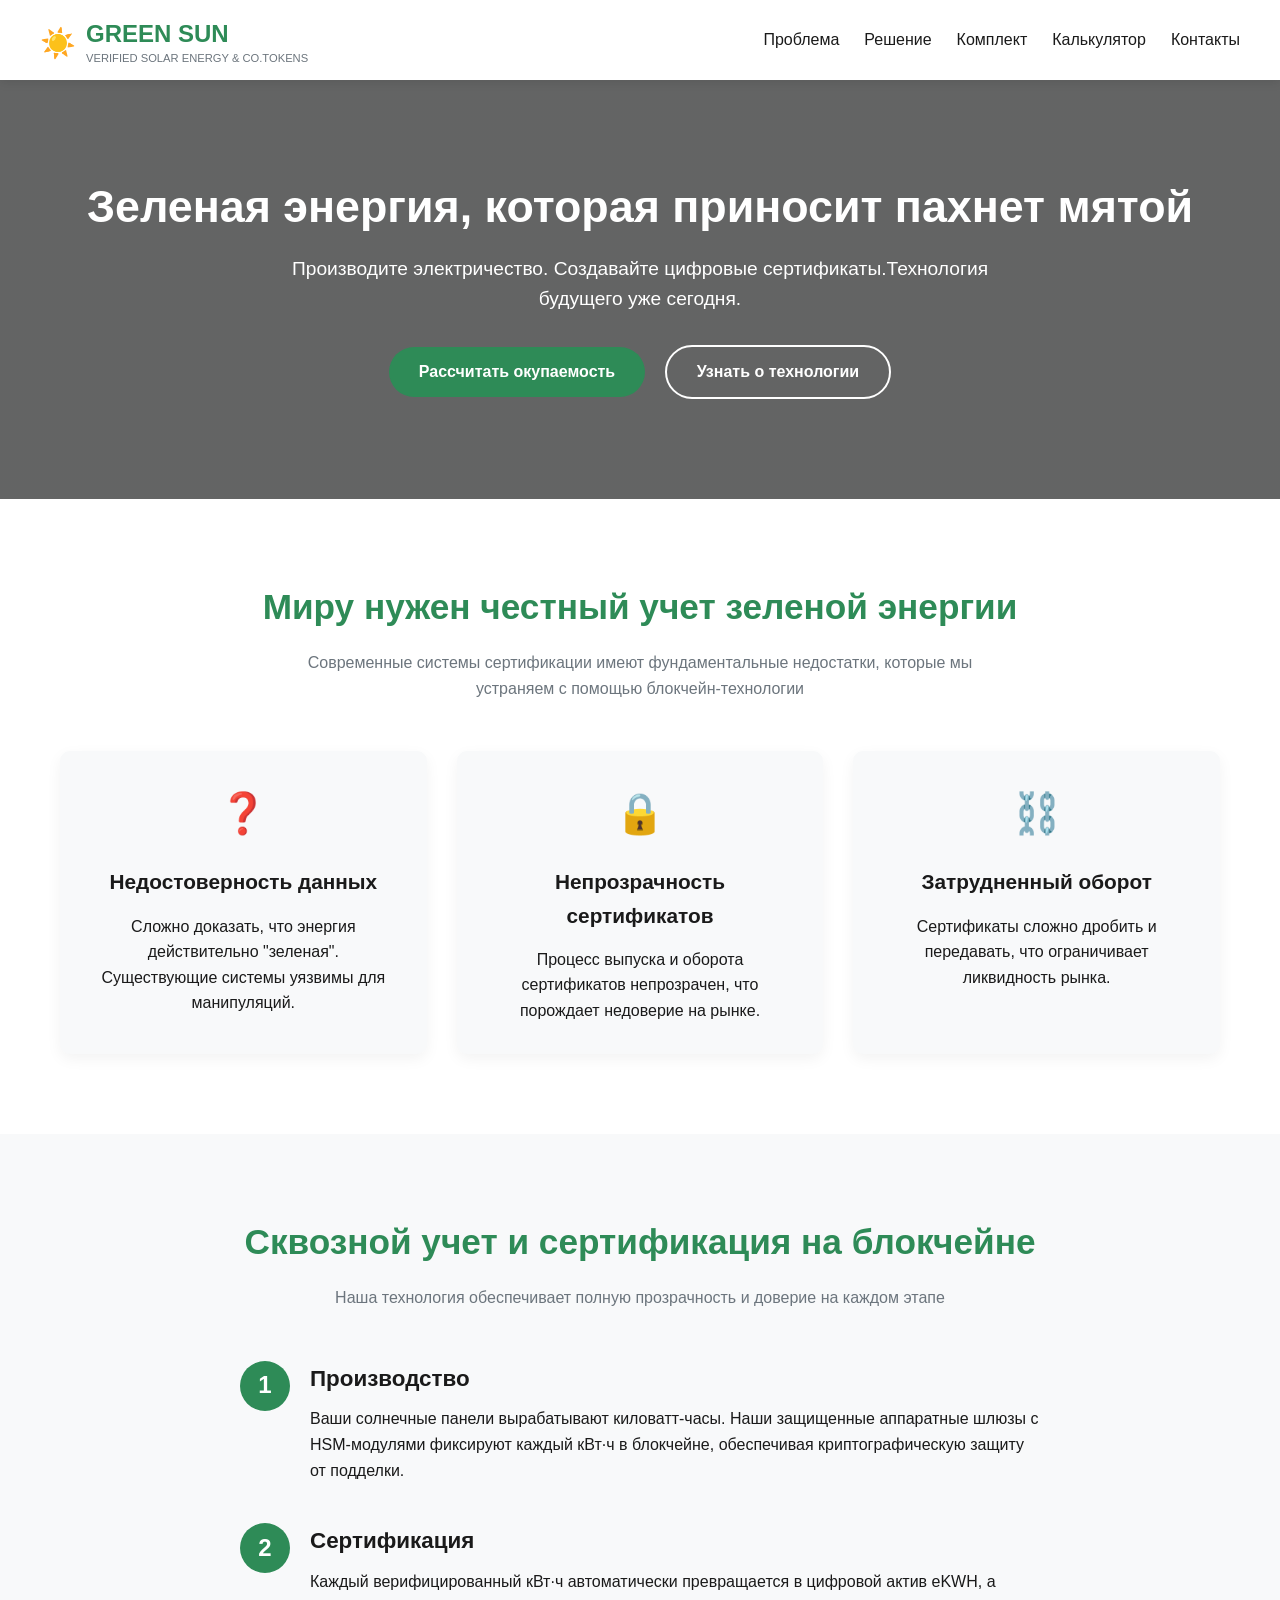
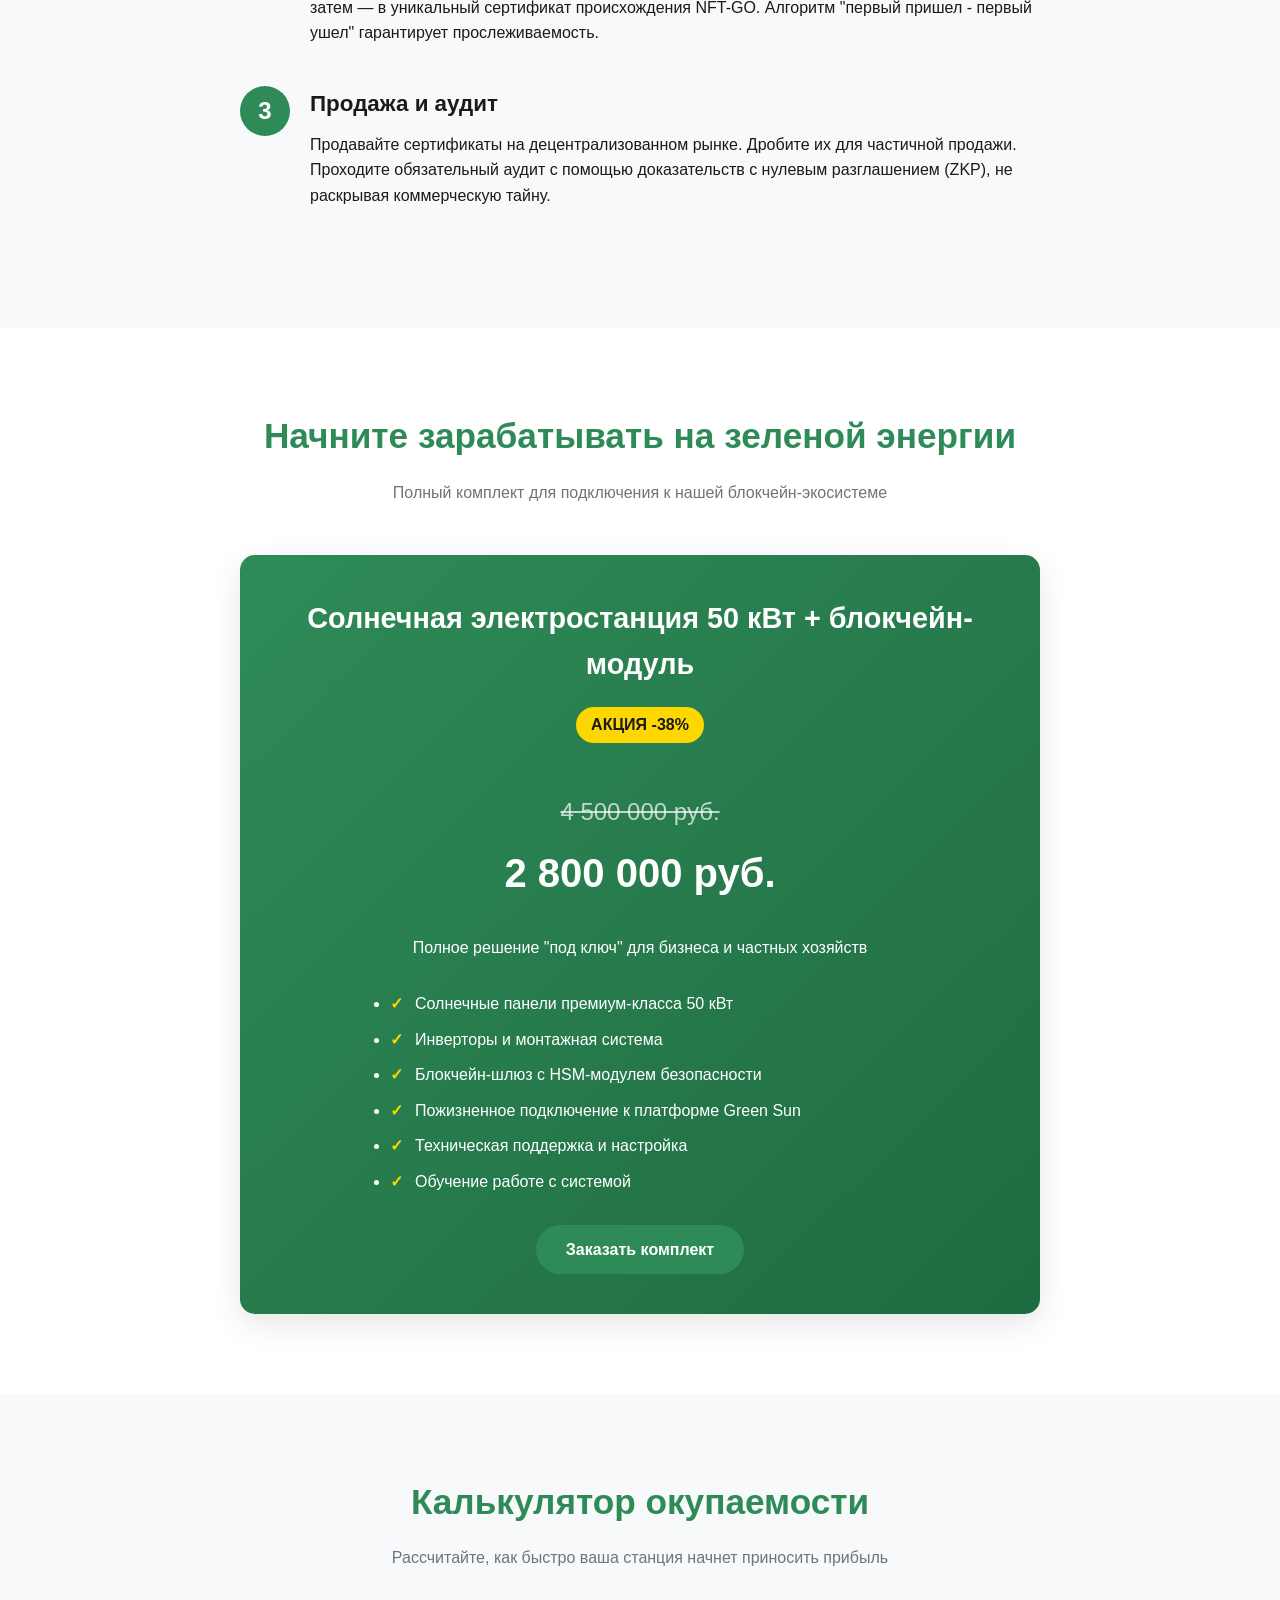
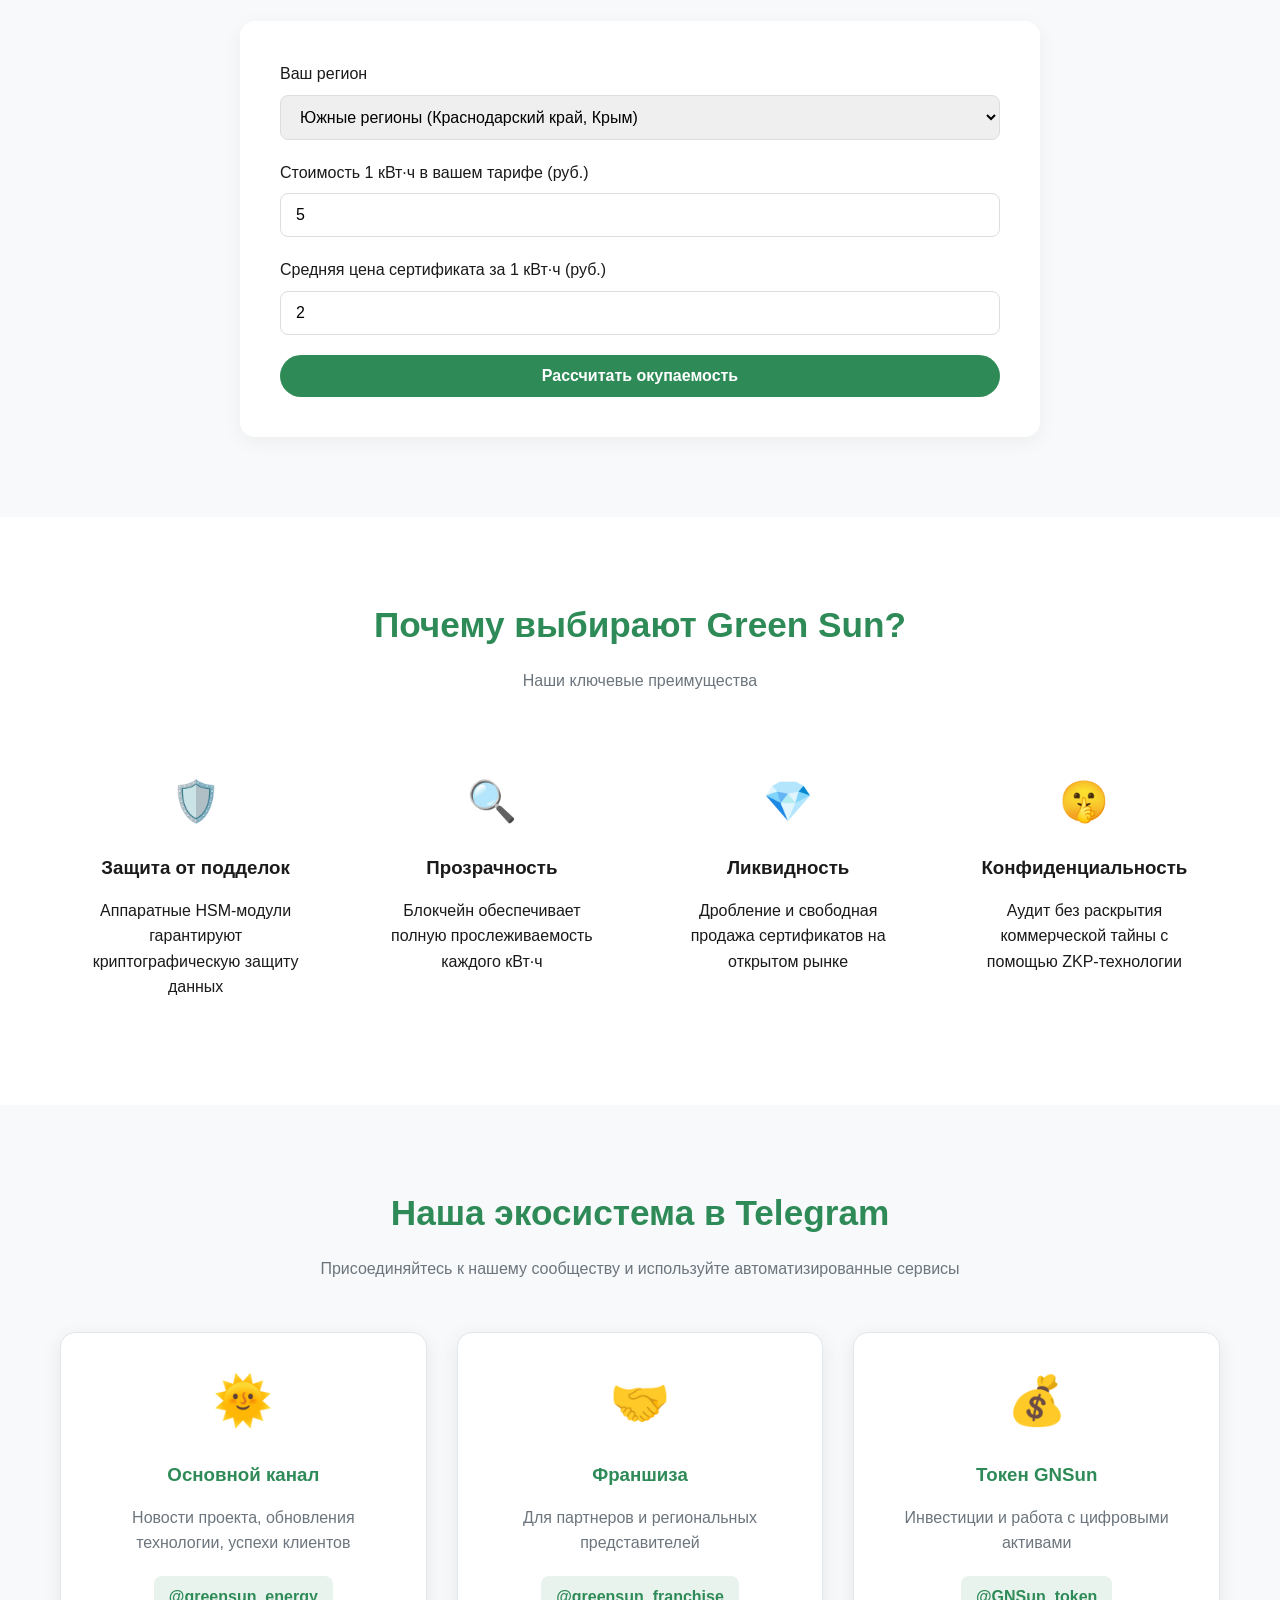
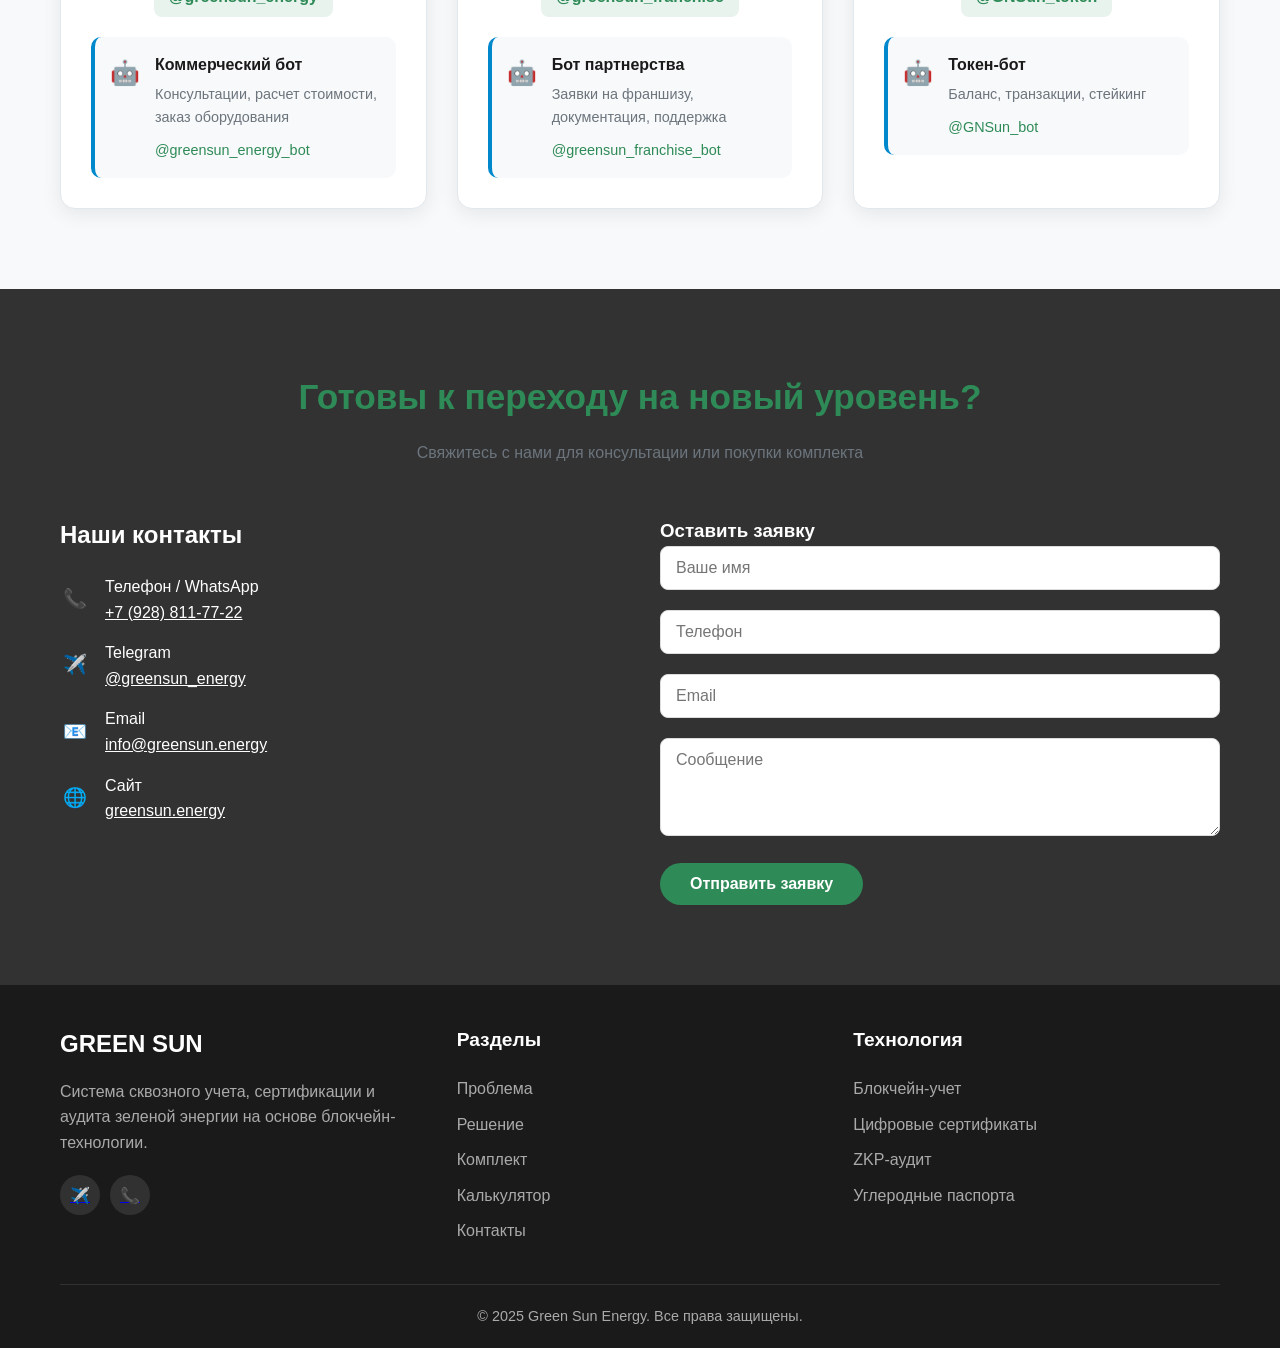
<file: index.html>
<!DOCTYPE html>
<html lang="ru">
<head>
    <meta charset="UTF-8">
    <meta name="viewport" content="width=device-width, initial-scale=1.0">
    <title>Green Sun Energy - Зеленая энергия с блокчейн-учетом</title>
    <style>
        :root {
            --primary: #2E8B57;
            --primary-dark: #1F6B41;
            --accent: #FFD700;
            --dark: #1a1a1a;
            --light: #f8f9fa;
            --gray: #6c757d;
        }
        
        * {
            margin: 0;
            padding: 0;
            box-sizing: border-box;
            font-family: 'Segoe UI', Tahoma, Geneva, Verdana, sans-serif;
        }
        
        body {
            background-color: var(--light);
            color: var(--dark);
            line-height: 1.6;
        }
        
        .container {
            width: 100%;
            max-width: 1200px;
            margin: 0 auto;
            padding: 0 20px;
        }
        
        /* Header */
        header {
            background-color: white;
            box-shadow: 0 2px 10px rgba(0,0,0,0.1);
            position: fixed;
            width: 100%;
            top: 0;
            z-index: 1000;
        }
        
        .header-container {
            display: flex;
            justify-content: space-between;
            align-items: center;
            padding: 15px 0;
        }
        
        .logo {
            display: flex;
            align-items: center;
        }
        
        .logo-img {
            height: 40px;
            margin-right: 10px;
            font-size: 1.8rem;
        }
        
        .logo-text {
            font-size: 1.5rem;
            font-weight: 700;
            color: var(--primary);
        }
        
        .logo-descriptor {
            font-size: 0.7rem;
            color: var(--gray);
            display: block;
            line-height: 1;
        }
        
        nav ul {
            display: flex;
            list-style: none;
        }
        
        nav li {
            margin-left: 25px;
        }
        
        nav a {
            text-decoration: none;
            color: var(--dark);
            font-weight: 500;
            transition: color 0.3s;
        }
        
        nav a:hover {
            color: var(--primary);
        }
        
        .mobile-menu-btn {
            display: none;
            background: none;
            border: none;
            font-size: 1.5rem;
            cursor: pointer;
        }
        
        /* Hero Section */
        .hero {
            background: linear-gradient(rgba(0,0,0,0.6), rgba(0,0,0,0.6)), url('https://images.unsplash.com/photo-1509391366360-2e959784a276?ixlib=rb-4.0.3') no-repeat center center/cover;
            color: white;
            padding: 180px 0 100px;
            text-align: center;
        }
        
        .hero h1 {
            font-size: 2.8rem;
            margin-bottom: 20px;
            line-height: 1.2;
        }
        
        .hero p {
            font-size: 1.2rem;
            max-width: 700px;
            margin: 0 auto 30px;
        }
        
        .btn {
            display: inline-block;
            padding: 12px 30px;
            border-radius: 50px;
            text-decoration: none;
            font-weight: 600;
            transition: all 0.3s;
            border: none;
            cursor: pointer;
            font-size: 1rem;
        }
        
        .btn-primary {
            background-color: var(--primary);
            color: white;
        }
        
        .btn-primary:hover {
            background-color: var(--primary-dark);
            transform: translateY(-3px);
            box-shadow: 0 5px 15px rgba(0,0,0,0.1);
        }
        
        .btn-secondary {
            background-color: transparent;
            color: white;
            border: 2px solid white;
            margin-left: 15px;
        }
        
        .btn-secondary:hover {
            background-color: white;
            color: var(--dark);
        }
        
        /* Sections */
        section {
            padding: 80px 0;
        }
        
        .section-title {
            text-align: center;
            margin-bottom: 50px;
        }
        
        .section-title h2 {
            font-size: 2.2rem;
            color: var(--primary);
            margin-bottom: 15px;
        }
        
        .section-title p {
            color: var(--gray);
            max-width: 700px;
            margin: 0 auto;
        }
        
        /* Problem Section */
        .problem {
            background-color: white;
        }
        
        .problem-grid {
            display: grid;
            grid-template-columns: repeat(auto-fit, minmax(300px, 1fr));
            gap: 30px;
        }
        
        .problem-card {
            background-color: var(--light);
            padding: 30px;
            border-radius: 10px;
            text-align: center;
            box-shadow: 0 5px 15px rgba(0,0,0,0.05);
            transition: transform 0.3s;
        }
        
        .problem-card:hover {
            transform: translateY(-10px);
        }
        
        .problem-icon {
            font-size: 2.5rem;
            margin-bottom: 20px;
            color: var(--primary);
        }
        
        .problem-card h3 {
            margin-bottom: 15px;
            font-size: 1.3rem;
        }
        
        /* Solution Section */
        .solution-steps {
            display: flex;
            flex-direction: column;
            max-width: 800px;
            margin: 0 auto;
        }
        
        .step {
            display: flex;
            margin-bottom: 40px;
            align-items: flex-start;
        }
        
        .step-number {
            background-color: var(--primary);
            color: white;
            width: 50px;
            height: 50px;
            border-radius: 50%;
            display: flex;
            align-items: center;
            justify-content: center;
            font-size: 1.5rem;
            font-weight: bold;
            margin-right: 20px;
            flex-shrink: 0;
        }
        
        .step-content h3 {
            margin-bottom: 10px;
            font-size: 1.4rem;
        }
        
        /* Offer Section */
        .offer {
            background-color: white;
        }
        
        .offer-card {
            background: linear-gradient(135deg, var(--primary), var(--primary-dark));
            color: white;
            border-radius: 15px;
            padding: 40px;
            max-width: 800px;
            margin: 0 auto;
            text-align: center;
            box-shadow: 0 10px 30px rgba(0,0,0,0.1);
        }
        
        .offer-card h3 {
            font-size: 1.8rem;
            margin-bottom: 20px;
        }
        
        .price {
            margin: 30px 0;
        }
        
        .old-price {
            font-size: 1.5rem;
            text-decoration: line-through;
            color: rgba(255,255,255,0.7);
        }
        
        .new-price {
            font-size: 2.5rem;
            font-weight: bold;
            margin: 10px 0;
        }
        
        .discount-badge {
            background-color: var(--accent);
            color: var(--dark);
            padding: 5px 15px;
            border-radius: 50px;
            font-weight: bold;
            display: inline-block;
            margin-bottom: 20px;
        }
        
        .features-list {
            text-align: left;
            max-width: 500px;
            margin: 30px auto;
        }
        
        .features-list li {
            margin-bottom: 10px;
            padding-left: 25px;
            position: relative;
        }
        
        .features-list li:before {
            content: "✓";
            position: absolute;
            left: 0;
            color: var(--accent);
            font-weight: bold;
        }
        
        /* Calculator Section */
        .calculator {
            background-color: var(--light);
        }
        
        .calculator-container {
            background-color: white;
            border-radius: 15px;
            padding: 40px;
            max-width: 800px;
            margin: 0 auto;
            box-shadow: 0 5px 20px rgba(0,0,0,0.05);
        }
        
        .form-group {
            margin-bottom: 20px;
        }
        
        .form-group label {
            display: block;
            margin-bottom: 8px;
            font-weight: 500;
        }
        
        .form-control {
            width: 100%;
            padding: 12px 15px;
            border: 1px solid #ddd;
            border-radius: 8px;
            font-size: 1rem;
        }
        
        .calc-result {
            background-color: var(--light);
            padding: 20px;
            border-radius: 10px;
            margin-top: 30px;
            display: none;
        }
        
        .calc-result.active {
            display: block;
        }
        
        .result-item {
            display: flex;
            justify-content: space-between;
            margin-bottom: 10px;
            padding-bottom: 10px;
            border-bottom: 1px solid #eee;
        }
        
        .result-item:last-child {
            border-bottom: none;
            margin-bottom: 0;
            padding-bottom: 0;
            font-weight: bold;
            font-size: 1.1rem;
            color: var(--primary);
        }
        
        /* Benefits Section */
        .benefits {
            background-color: white;
        }
        
        .benefits-grid {
            display: grid;
            grid-template-columns: repeat(auto-fit, minmax(250px, 1fr));
            gap: 25px;
        }
        
        .benefit-card {
            text-align: center;
            padding: 25px;
        }
        
        .benefit-icon {
            font-size: 2.5rem;
            color: var(--primary);
            margin-bottom: 20px;
        }
        
        .benefit-card h3 {
            margin-bottom: 15px;
        }
        
        /* Telegram Ecosystem */
        .telegram-ecosystem {
            background-color: var(--light);
        }
        
        .ecosystem-grid {
            display: grid;
            grid-template-columns: repeat(auto-fit, minmax(300px, 1fr));
            gap: 30px;
        }
        
        .ecosystem-card {
            background: white;
            border-radius: 15px;
            padding: 30px;
            text-align: center;
            box-shadow: 0 5px 20px rgba(0,0,0,0.08);
            transition: all 0.3s;
            border: 1px solid #e1e8ed;
            cursor: pointer;
        }
        
        .ecosystem-card:hover {
            transform: translateY(-5px);
            box-shadow: 0 10px 30px rgba(0,0,0,0.15);
        }
        
        .ecosystem-icon {
            font-size: 3rem;
            margin-bottom: 20px;
        }
        
        .ecosystem-card h3 {
            margin-bottom: 15px;
            color: var(--primary);
        }
        
        .ecosystem-card p {
            color: var(--gray);
            margin-bottom: 20px;
        }
        
        .ecosystem-link {
            color: var(--primary);
            font-weight: 600;
            margin-bottom: 20px;
            padding: 8px 15px;
            background-color: rgba(46, 139, 87, 0.1);
            border-radius: 8px;
            display: inline-block;
        }
        
        .ecosystem-bot {
            display: flex;
            align-items: flex-start;
            text-align: left;
            padding: 15px;
            background-color: var(--light);
            border-radius: 10px;
            border-left: 4px solid #0088cc;
            cursor: pointer;
            transition: background-color 0.3s;
        }
        
        .ecosystem-bot:hover {
            background-color: rgba(0, 0, 0, 0.05);
        }
        
        .bot-icon {
            font-size: 1.5rem;
            margin-right: 15px;
            margin-top: 2px;
        }
        
        .bot-info strong {
            display: block;
            margin-bottom: 5px;
            color: var(--dark);
        }
        
        .bot-info p {
            font-size: 0.9rem;
            margin-bottom: 8px;
            color: var(--gray);
        }
        
        .bot-link {
            color: var(--primary);
            font-size: 0.9rem;
            font-weight: 500;
        }
        
        /* Contacts Section */
        .contacts {
            background: linear-gradient(rgba(0,0,0,0.8), rgba(0,0,0,0.8)), url('https://images.unsplash.com/photo-1558618047-3c8c76ca7d13?ixlib=rb-4.0.3') no-repeat center center/cover;
            color: white;
        }
        
        .contacts-container {
            display: grid;
            grid-template-columns: repeat(auto-fit, minmax(300px, 1fr));
            gap: 40px;
        }
        
        .contact-info h3 {
            margin-bottom: 20px;
            font-size: 1.5rem;
        }
        
        .contact-item {
            display: flex;
            align-items: center;
            margin-bottom: 15px;
        }
        
        .contact-icon {
            margin-right: 15px;
            font-size: 1.2rem;
            width: 30px;
            text-align: center;
        }
        
        .contact-form .form-group {
            margin-bottom: 20px;
        }
        
        /* Footer */
        footer {
            background-color: var(--dark);
            color: white;
            padding: 40px 0 20px;
        }
        
        .footer-container {
            display: grid;
            grid-template-columns: repeat(auto-fit, minmax(200px, 1fr));
            gap: 30px;
            margin-bottom: 30px;
        }
        
        .footer-logo {
            font-size: 1.5rem;
            font-weight: 700;
            margin-bottom: 15px;
            color: white;
        }
        
        .footer-description {
            color: #aaa;
            margin-bottom: 20px;
        }
        
        .social-links {
            display: flex;
        }
        
        .social-link {
            display: inline-flex;
            align-items: center;
            justify-content: center;
            width: 40px;
            height: 40px;
            background-color: rgba(255,255,255,0.1);
            border-radius: 50%;
            margin-right: 10px;
            transition: background-color 0.3s;
        }
        
        .social-link:hover {
            background-color: var(--primary);
        }
        
        .footer-links h4 {
            margin-bottom: 20px;
            font-size: 1.2rem;
        }
        
        .footer-links ul {
            list-style: none;
        }
        
        .footer-links li {
            margin-bottom: 10px;
        }
        
        .footer-links a {
            color: #aaa;
            text-decoration: none;
            transition: color 0.3s;
        }
        
        .footer-links a:hover {
            color: white;
        }
        
        .copyright {
            text-align: center;
            padding-top: 20px;
            border-top: 1px solid rgba(255,255,255,0.1);
            color: #aaa;
            font-size: 0.9rem;
        }
        
        /* Responsive */
        @media (max-width: 768px) {
            .header-container {
                flex-wrap: wrap;
            }
            
            nav {
                width: 100%;
                margin-top: 15px;
                display: none;
            }
            
            nav.active {
                display: block;
            }
            
            nav ul {
                flex-direction: column;
            }
            
            nav li {
                margin: 10px 0;
            }
            
            .mobile-menu-btn {
                display: block;
            }
            
            .hero h1 {
                font-size: 2.2rem;
            }
            
            .hero p {
                font-size: 1rem;
            }
            
            .btn-secondary {
                margin-left: 0;
                margin-top: 10px;
                display: block;
            }
            
            .step {
                flex-direction: column;
                text-align: center;
            }
            
            .step-number {
                margin-right: 0;
                margin-bottom: 15px;
            }
        }
    </style>
</head>
<body>
    <!-- Header -->
    <header>
        <div class="container header-container">
            <div class="logo">
                <div class="logo-img">☀️</div>
                <div>
                    <div class="logo-text">GREEN SUN</div>
                    <div class="logo-descriptor">VERIFIED SOLAR ENERGY & CO.TOKENS</div>
                </div>
            </div>
            <button class="mobile-menu-btn">☰</button>
            <nav>
                <ul>
                    <li><a href="#problem">Проблема</a></li>
                    <li><a href="#solution">Решение</a></li>
                    <li><a href="#offer">Комплект</a></li>
                    <li><a href="#calculator">Калькулятор</a></li>
                    <li><a href="#contacts">Контакты</a></li>
                </ul>
            </nav>
        </div>
    </header>

    <!-- Hero Section -->
    <section class="hero">
        <div class="container">
            <h1>Зеленая энергия, которая приносит пахнет мятой</h1>
            <p>Производите электричество. Создавайте цифровые сертификаты.Технология будущего уже сегодня.</p>
            <a href="#calculator" class="btn btn-primary">Рассчитать окупаемость</a>
            <a href="#solution" class="btn btn-secondary">Узнать о технологии</a>
        </div>
    </section>

    <!-- Problem Section -->
    <section id="problem" class="problem">
        <div class="container">
            <div class="section-title">
                <h2>Миру нужен честный учет зеленой энергии</h2>
                <p>Современные системы сертификации имеют фундаментальные недостатки, которые мы устраняем с помощью блокчейн-технологии</p>
            </div>
            <div class="problem-grid">
                <div class="problem-card">
                    <div class="problem-icon">❓</div>
                    <h3>Недостоверность данных</h3>
                    <p>Сложно доказать, что энергия действительно "зеленая". Существующие системы уязвимы для манипуляций.</p>
                </div>
                <div class="problem-card">
                    <div class="problem-icon">🔒</div>
                    <h3>Непрозрачность сертификатов</h3>
                    <p>Процесс выпуска и оборота сертификатов непрозрачен, что порождает недоверие на рынке.</p>
                </div>
                <div class="problem-card">
                    <div class="problem-icon">⛓️</div>
                    <h3>Затрудненный оборот</h3>
                    <p>Сертификаты сложно дробить и передавать, что ограничивает ликвидность рынка.</p>
                </div>
            </div>
        </div>
    </section>

    <!-- Solution Section -->
    <section id="solution" class="solution">
        <div class="container">
            <div class="section-title">
                <h2>Сквозной учет и сертификация на блокчейне</h2>
                <p>Наша технология обеспечивает полную прозрачность и доверие на каждом этапе</p>
            </div>
            <div class="solution-steps">
                <div class="step">
                    <div class="step-number">1</div>
                    <div class="step-content">
                        <h3>Производство</h3>
                        <p>Ваши солнечные панели вырабатывают киловатт-часы. Наши защищенные аппаратные шлюзы с HSM-модулями фиксируют каждый кВт·ч в блокчейне, обеспечивая криптографическую защиту от подделки.</p>
                    </div>
                </div>
                <div class="step">
                    <div class="step-number">2</div>
                    <div class="step-content">
                        <h3>Сертификация</h3>
                        <p>Каждый верифицированный кВт·ч автоматически превращается в цифровой актив eKWH, а затем — в уникальный сертификат происхождения NFT-GO. Алгоритм "первый пришел - первый ушел" гарантирует прослеживаемость.</p>
                    </div>
                </div>
                <div class="step">
                    <div class="step-number">3</div>
                    <div class="step-content">
                        <h3>Продажа и аудит</h3>
                        <p>Продавайте сертификаты на децентрализованном рынке. Дробите их для частичной продажи. Проходите обязательный аудит с помощью доказательств с нулевым разглашением (ZKP), не раскрывая коммерческую тайну.</p>
                    </div>
                </div>
            </div>
        </div>
    </section>

    <!-- Offer Section -->
    <section id="offer" class="offer">
        <div class="container">
            <div class="section-title">
                <h2>Начните зарабатывать на зеленой энергии</h2>
                <p>Полный комплект для подключения к нашей блокчейн-экосистеме</p>
            </div>
            <div class="offer-card">
                <h3>Солнечная электростанция 50 кВт + блокчейн-модуль</h3>
                <div class="discount-badge">АКЦИЯ -38%</div>
                <div class="price">
                    <div class="old-price">4 500 000 руб.</div>
                    <div class="new-price">2 800 000 руб.</div>
                </div>
                <p>Полное решение "под ключ" для бизнеса и частных хозяйств</p>
                
                <ul class="features-list">
                    <li>Солнечные панели премиум-класса 50 кВт</li>
                    <li>Инверторы и монтажная система</li>
                    <li>Блокчейн-шлюз с HSM-модулем безопасности</li>
                    <li>Пожизненное подключение к платформе Green Sun</li>
                    <li>Техническая поддержка и настройка</li>
                    <li>Обучение работе с системой</li>
                </ul>
                
                <a href="#contacts" class="btn btn-primary">Заказать комплект</a>
            </div>
        </div>
    </section>

    <!-- Calculator Section -->
    <section id="calculator" class="calculator">
        <div class="container">
            <div class="section-title">
                <h2>Калькулятор окупаемости</h2>
                <p>Рассчитайте, как быстро ваша станция начнет приносить прибыль</p>
            </div>
            <div class="calculator-container">
                <div class="form-group">
                    <label for="region">Ваш регион</label>
                    <select id="region" class="form-control">
                        <option value="1.2">Южные регионы (Краснодарский край, Крым)</option>
                        <option value="1.0">Центральные регионы (Москва, СПб)</option>
                        <option value="0.9">Северные регионы</option>
                        <option value="1.1">Приволжье</option>
                        <option value="0.8">Урал и Сибирь</option>
                    </select>
                </div>
                <div class="form-group">
                    <label for="tariff">Стоимость 1 кВт·ч в вашем тарифе (руб.)</label>
                    <input type="number" id="tariff" class="form-control" value="5" min="1" max="20" step="0.1">
                </div>
                <div class="form-group">
                    <label for="certificate-price">Средняя цена сертификата за 1 кВт·ч (руб.)</label>
                    <input type="number" id="certificate-price" class="form-control" value="2" min="0.5" max="10" step="0.1">
                </div>
                <button id="calculate-btn" class="btn btn-primary" style="width: 100%;">Рассчитать окупаемость</button>
                
                <div id="calc-result" class="calc-result">
                    <h3>Результаты расчета:</h3>
                    <div class="result-item">
                        <span>Годовой доход от генерации:</span>
                        <span id="income-generation">0 руб.</span>
                    </div>
                    <div class="result-item">
                        <span>Годовой доход от сертификатов:</span>
                        <span id="income-certificates">0 руб.</span>
                    </div>
                    <div class="result-item">
                        <span>Срок окупаемости:</span>
                        <span id="payback-period">0 лет</span>
                    </div>
                </div>
            </div>
        </div>
    </section>

    <!-- Benefits Section -->
    <section class="benefits">
        <div class="container">
            <div class="section-title">
                <h2>Почему выбирают Green Sun?</h2>
                <p>Наши ключевые преимущества</p>
            </div>
            <div class="benefits-grid">
                <div class="benefit-card">
                    <div class="benefit-icon">🛡️</div>
                    <h3>Защита от подделок</h3>
                    <p>Аппаратные HSM-модули гарантируют криптографическую защиту данных</p>
                </div>
                <div class="benefit-card">
                    <div class="benefit-icon">🔍</div>
                    <h3>Прозрачность</h3>
                    <p>Блокчейн обеспечивает полную прослеживаемость каждого кВт·ч</p>
                </div>
                <div class="benefit-card">
                    <div class="benefit-icon">💎</div>
                    <h3>Ликвидность</h3>
                    <p>Дробление и свободная продажа сертификатов на открытом рынке</p>
                </div>
                <div class="benefit-card">
                    <div class="benefit-icon">🤫</div>
                    <h3>Конфиденциальность</h3>
                    <p>Аудит без раскрытия коммерческой тайны с помощью ZKP-технологии</p>
                </div>
            </div>
        </div>
    </section>

    <!-- Telegram Ecosystem Section -->
    <section class="telegram-ecosystem">
        <div class="container">
            <div class="section-title">
                <h2>Наша экосистема в Telegram</h2>
                <p>Присоединяйтесь к нашему сообществу и используйте автоматизированные сервисы</p>
            </div>
            <div class="ecosystem-grid">
                <div class="ecosystem-card" onclick="window.open('https://t.me/greensun_energy', '_blank')">
                    <div class="ecosystem-icon">🌞</div>
                    <h3>Основной канал</h3>
                    <p>Новости проекта, обновления технологии, успехи клиентов</p>
                    <div class="ecosystem-link">@greensun_energy</div>
                    <div class="ecosystem-bot" onclick="event.stopPropagation(); window.open('https://t.me/greensun_energy_bot', '_blank')">
                        <div class="bot-icon">🤖</div>
                        <div class="bot-info">
                            <strong>Коммерческий бот</strong>
                            <p>Консультации, расчет стоимости, заказ оборудования</p>
                            <span class="bot-link">@greensun_energy_bot</span>
                        </div>
                    </div>
                </div>
                
                <div class="ecosystem-card" onclick="window.open('https://t.me/greensun_franchise', '_blank')">
                    <div class="ecosystem-icon">🤝</div>
                    <h3>Франшиза</h3>
                    <p>Для партнеров и региональных представителей</p>
                    <div class="ecosystem-link">@greensun_franchise</div>
                    <div class="ecosystem-bot" onclick="event.stopPropagation(); window.open('https://t.me/greensun_franchise_bot', '_blank')">
                        <div class="bot-icon">🤖</div>
                        <div class="bot-info">
                            <strong>Бот партнерства</strong>
                            <p>Заявки на франшизу, документация, поддержка</p>
                            <span class="bot-link">@greensun_franchise_bot</span>
                        </div>
                    </div>
                </div>
                
                <div class="ecosystem-card" onclick="window.open('https://t.me/GNSun_token', '_blank')">
                    <div class="ecosystem-icon">💰</div>
                    <h3>Токен GNSun</h3>
                    <p>Инвестиции и работа с цифровыми активами</p>
                    <div class="ecosystem-link">@GNSun_token</div>
                    <div class="ecosystem-bot" onclick="event.stopPropagation(); window.open('https://t.me/GNSun_bot', '_blank')">
                        <div class="bot-icon">🤖</div>
                        <div class="bot-info">
                            <strong>Токен-бот</strong>
                            <p>Баланс, транзакции, стейкинг</p>
                            <span class="bot-link">@GNSun_bot</span>
                        </div>
                    </div>
                </div>
            </div>
        </div>
    </section>

    <!-- Contacts Section -->
    <section id="contacts" class="contacts">
        <div class="container">
            <div class="section-title">
                <h2>Готовы к переходу на новый уровень?</h2>
                <p>Свяжитесь с нами для консультации или покупки комплекта</p>
            </div>
            <div class="contacts-container">
                <div class="contact-info">
                    <h3>Наши контакты</h3>
                    <div class="contact-item">
                        <div class="contact-icon">📞</div>
                        <div>
                            <div>Телефон / WhatsApp</div>
                            <div><a href="https://wa.me/79288117722" style="color: white;">+7 (928) 811-77-22</a></div>
                        </div>
                    </div>
                    <div class="contact-item">
                        <div class="contact-icon">✈️</div>
                        <div>
                            <div>Telegram</div>
                            <div><a href="https://t.me/greensun_energy" style="color: white;">@greensun_energy</a></div>
                        </div>
                    </div>
                    <div class="contact-item">
                        <div class="contact-icon">📧</div>
                        <div>
                            <div>Email</div>
                            <div><a href="mailto:info@greensun.energy" style="color: white;">info@greensun.energy</a></div>
                        </div>
                    </div>
                    <div class="contact-item">
                        <div class="contact-icon">🌐</div>
                        <div>
                            <div>Сайт</div>
                            <div><a href="https://greensun.energy" style="color: white;">greensun.energy</a></div>
                        </div>
                    </div>
                </div>
                <div class="contact-form">
                    <h3>Оставить заявку</h3>
                    <form id="contact-form">
                        <div class="form-group">
                            <input type="text" class="form-control" placeholder="Ваше имя" required>
                        </div>
                        <div class="form-group">
                            <input type="tel" class="form-control" placeholder="Телефон" required>
                        </div>
                        <div class="form-group">
                            <input type="email" class="form-control" placeholder="Email">
                        </div>
                        <div class="form-group">
                            <textarea class="form-control" placeholder="Сообщение" rows="4"></textarea>
                        </div>
                        <button type="submit" class="btn btn-primary">Отправить заявку</button>
                    </form>
                </div>
            </div>
        </div>
    </section>

    <!-- Footer -->
    <footer>
        <div class="container">
            <div class="footer-container">
                <div class="footer-about">
                    <div class="footer-logo">GREEN SUN</div>
                    <p class="footer-description">Система сквозного учета, сертификации и аудита зеленой энергии на основе блокчейн-технологии.</p>
                    <div class="social-links">
                        <a href="https://t.me/greensun_energy" class="social-link">✈️</a>
                        <a href="https://wa.me/79288117722" class="social-link">📞</a>
                    </div>
                </div>
                <div class="footer-links">
                    <h4>Разделы</h4>
                    <ul>
                        <li><a href="#problem">Проблема</a></li>
                        <li><a href="#solution">Решение</a></li>
                        <li><a href="#offer">Комплект</a></li>
                        <li><a href="#calculator">Калькулятор</a></li>
                        <li><a href="#contacts">Контакты</a></li>
                    </ul>
                </div>
                <div class="footer-links">
                    <h4>Технология</h4>
                    <ul>
                        <li><a href="#">Блокчейн-учет</a></li>
                        <li><a href="#">Цифровые сертификаты</a></li>
                        <li><a href="#">ZKP-аудит</a></li>
                        <li><a href="#">Углеродные паспорта</a></li>
                    </ul>
                </div>
            </div>
            <div class="copyright">
                &copy; 2025 Green Sun Energy. Все права защищены.
            </div>
        </div>
    </footer>

    <script>
        // Mobile menu toggle
        document.querySelector('.mobile-menu-btn').addEventListener('click', function() {
            document.querySelector('nav').classList.toggle('active');
        });
        
        // Smooth scrolling for anchor links
        document.querySelectorAll('a[href^="#"]').forEach(anchor => {
            anchor.addEventListener('click', function (e) {
                e.preventDefault();
                
                const targetId = this.getAttribute('href');
                if (targetId === '#') return;
                
                const targetElement = document.querySelector(targetId);
                if (targetElement) {
                    window.scrollTo({
                        top: targetElement.offsetTop - 80,
                        behavior: 'smooth'
                    });
                    
                    // Close mobile menu after click
                    document.querySelector('nav').classList.remove('active');
                }
            });
        });
        
        // Calculator functionality
        document.getElementById('calculate-btn').addEventListener('click', function() {
            const regionFactor = parseFloat(document.getElementById('region').value);
            const tariff = parseFloat(document.getElementById('tariff').value);
            const certificatePrice = parseFloat(document.getElementById('certificate-price').value);
            
            // Constants for calculation
            const systemPower = 50; // kW
            const annualHours = 1200; // Average productive hours per year
            const systemCost = 2800000; // RUB
            
            // Calculations
            const annualGeneration = systemPower * annualHours * regionFactor; // kWh
            const incomeGeneration = annualGeneration * tariff;
            const incomeCertificates = annualGeneration * certificatePrice;
            const totalAnnualIncome = incomeGeneration + incomeCertificates;
            const paybackYears = systemCost / totalAnnualIncome;
            
            // Display results
            document.getElementById('income-generation').textContent = formatCurrency(incomeGeneration);
            document.getElementById('income-certificates').textContent = formatCurrency(incomeCertificates);
            document.getElementById('payback-period').textContent = paybackYears.toFixed(1) + ' лет';
            
            // Show results
            document.getElementById('calc-result').classList.add('active');
        });
        
        function formatCurrency(amount) {
            return new Intl.NumberFormat('ru-RU', {
                style: 'currency',
                currency: 'RUB',
                maximumFractionDigits: 0
            }).format(amount);
        }
        
        // Contact form submission
        document.getElementById('contact-form').addEventListener('submit', function(e) {
            e.preventDefault();
            alert('Спасибо! Ваша заявка отправлена. Мы свяжемся с вами в ближайшее время.');
            this.reset();
        });
        
        // Close mobile menu when clicking outside
        document.addEventListener('click', function(e) {
            if (!e.target.closest('nav') && !e.target.closest('.mobile-menu-btn')) {
                document.querySelector('nav').classList.remove('active');
            }
        });
    </script>
</body>

</html>
</file>
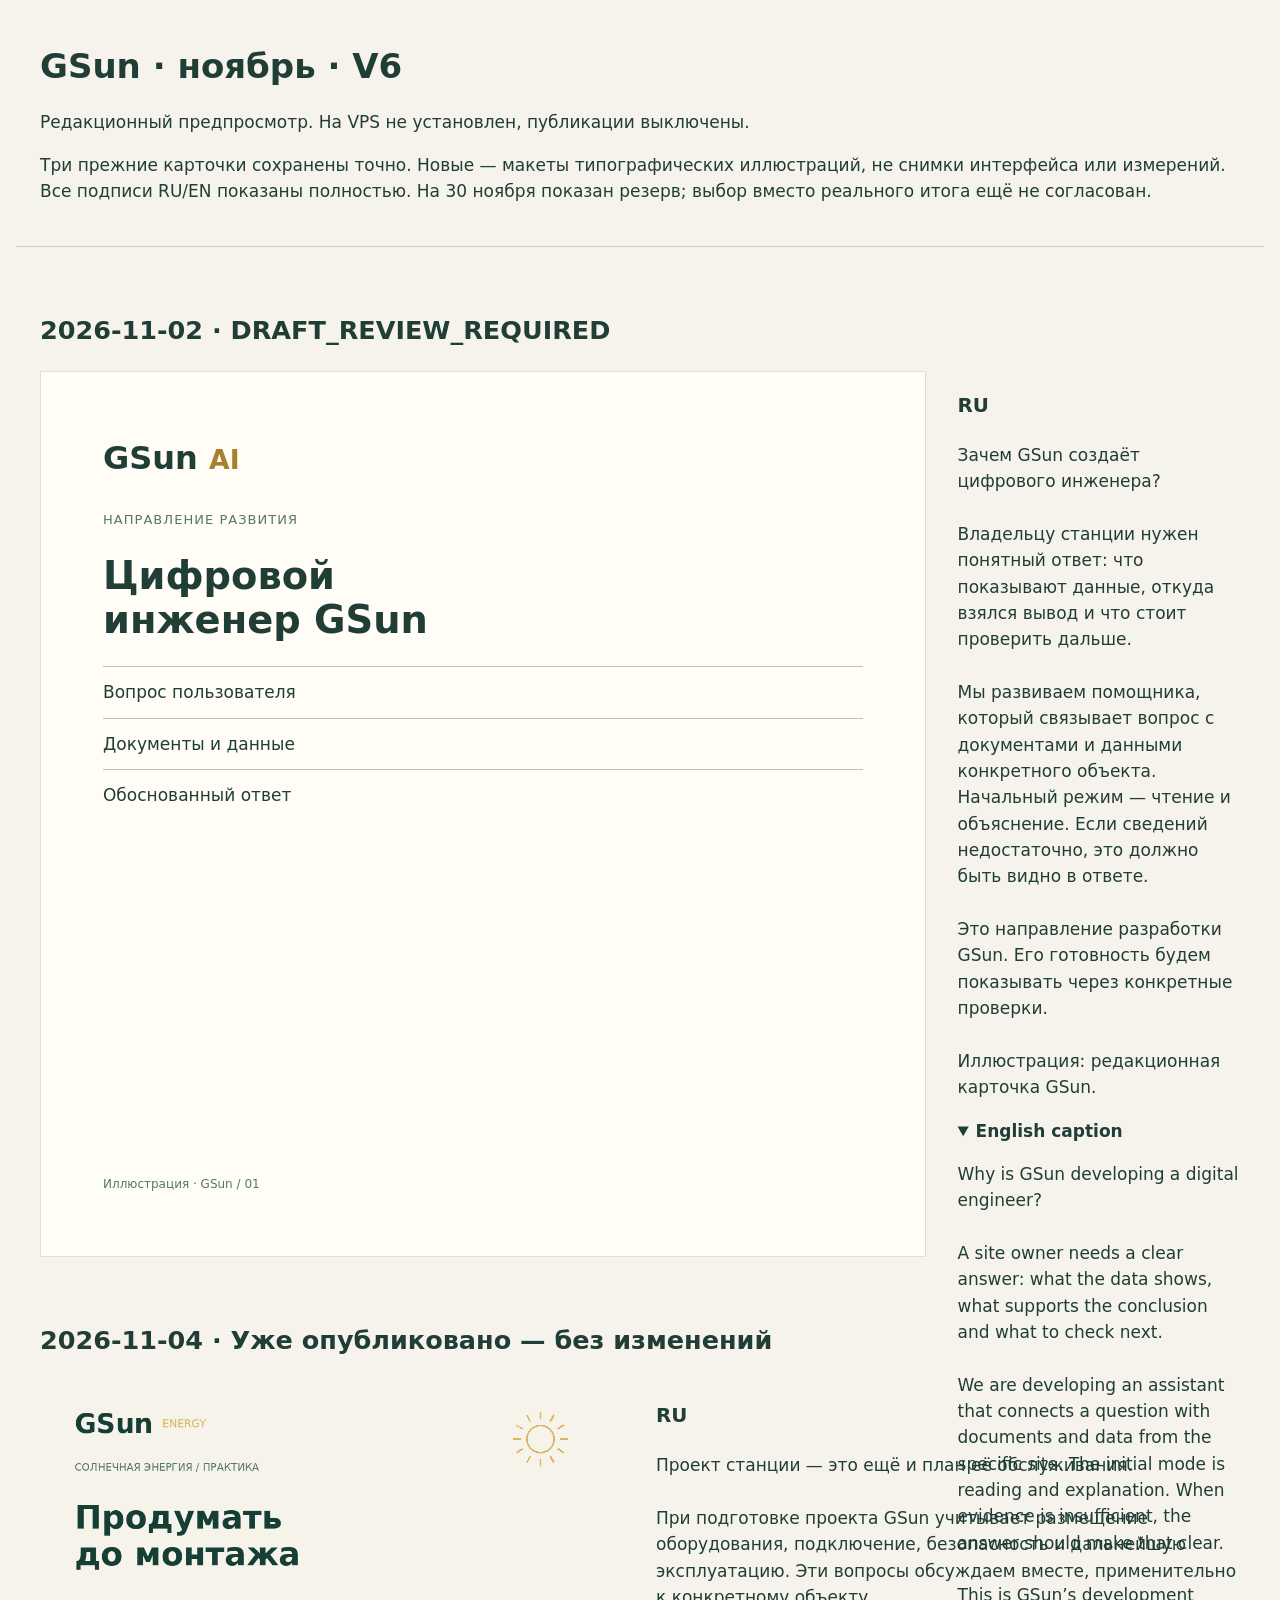
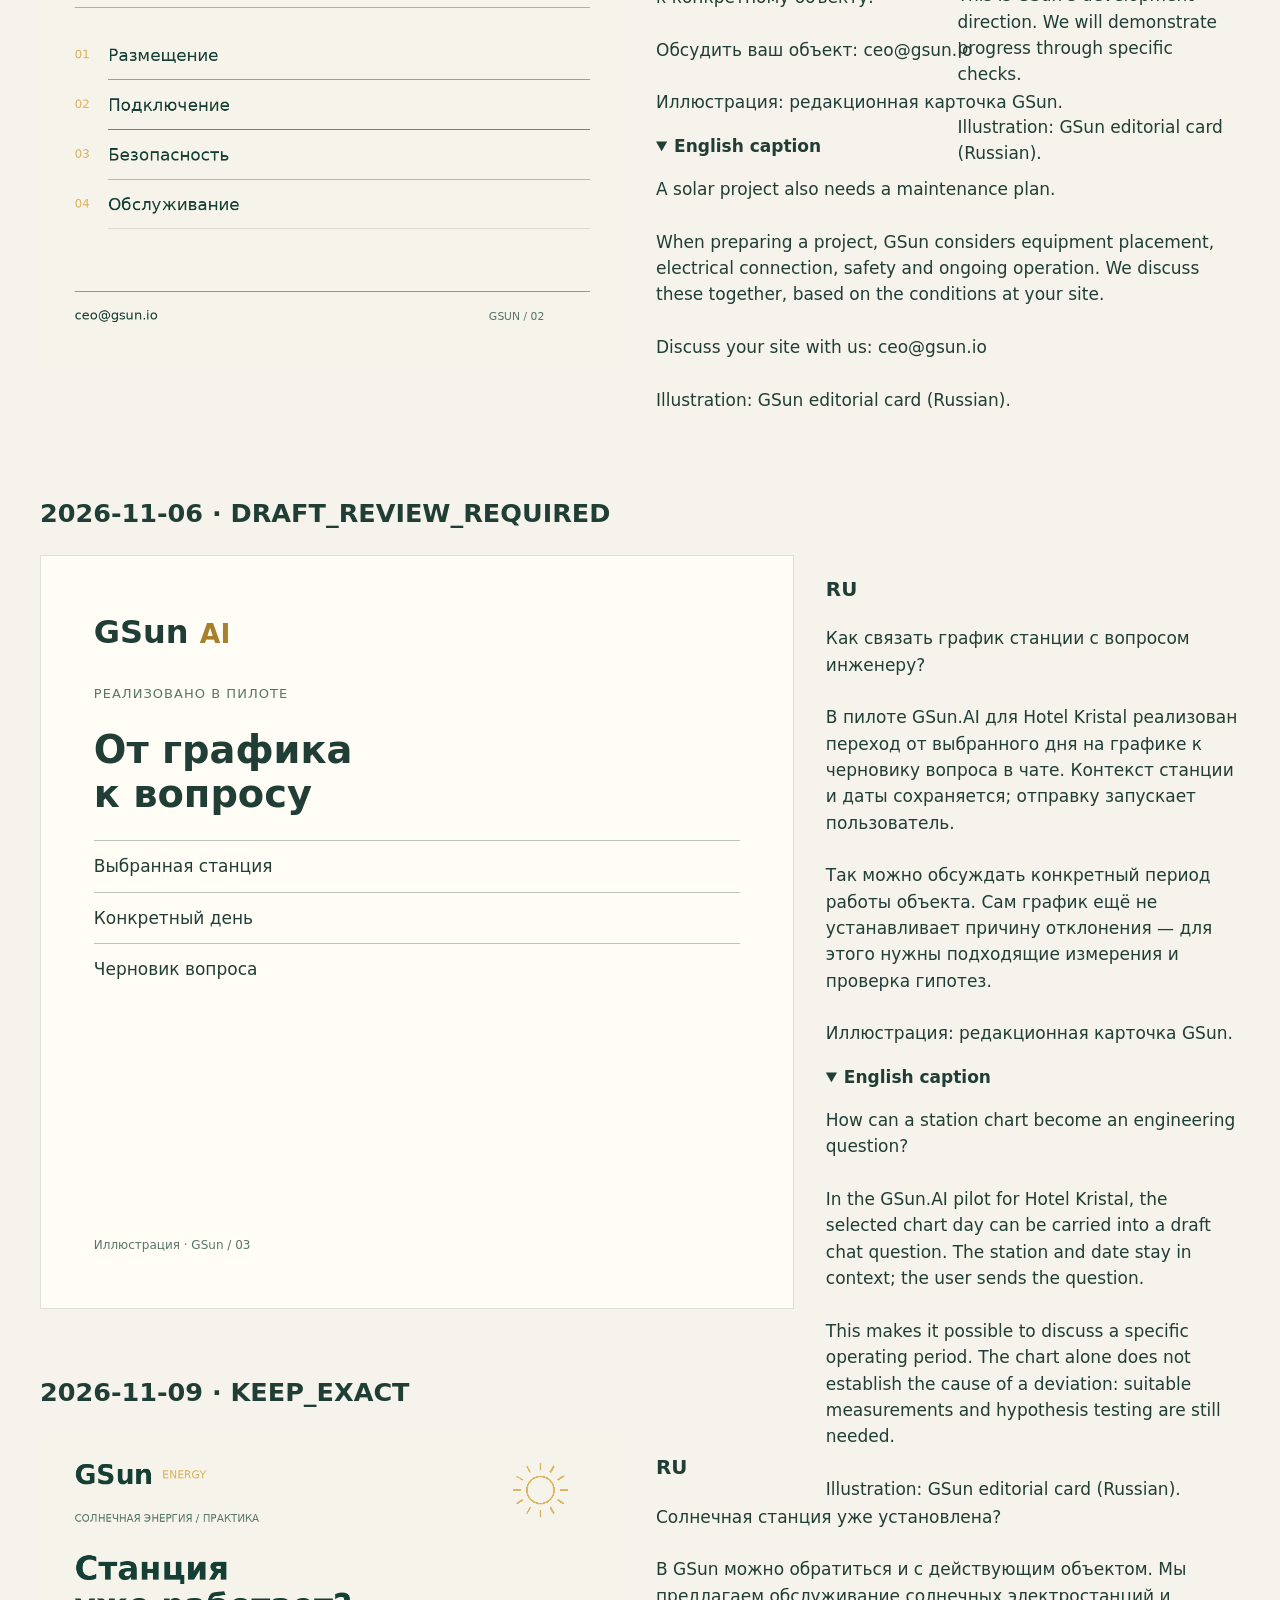
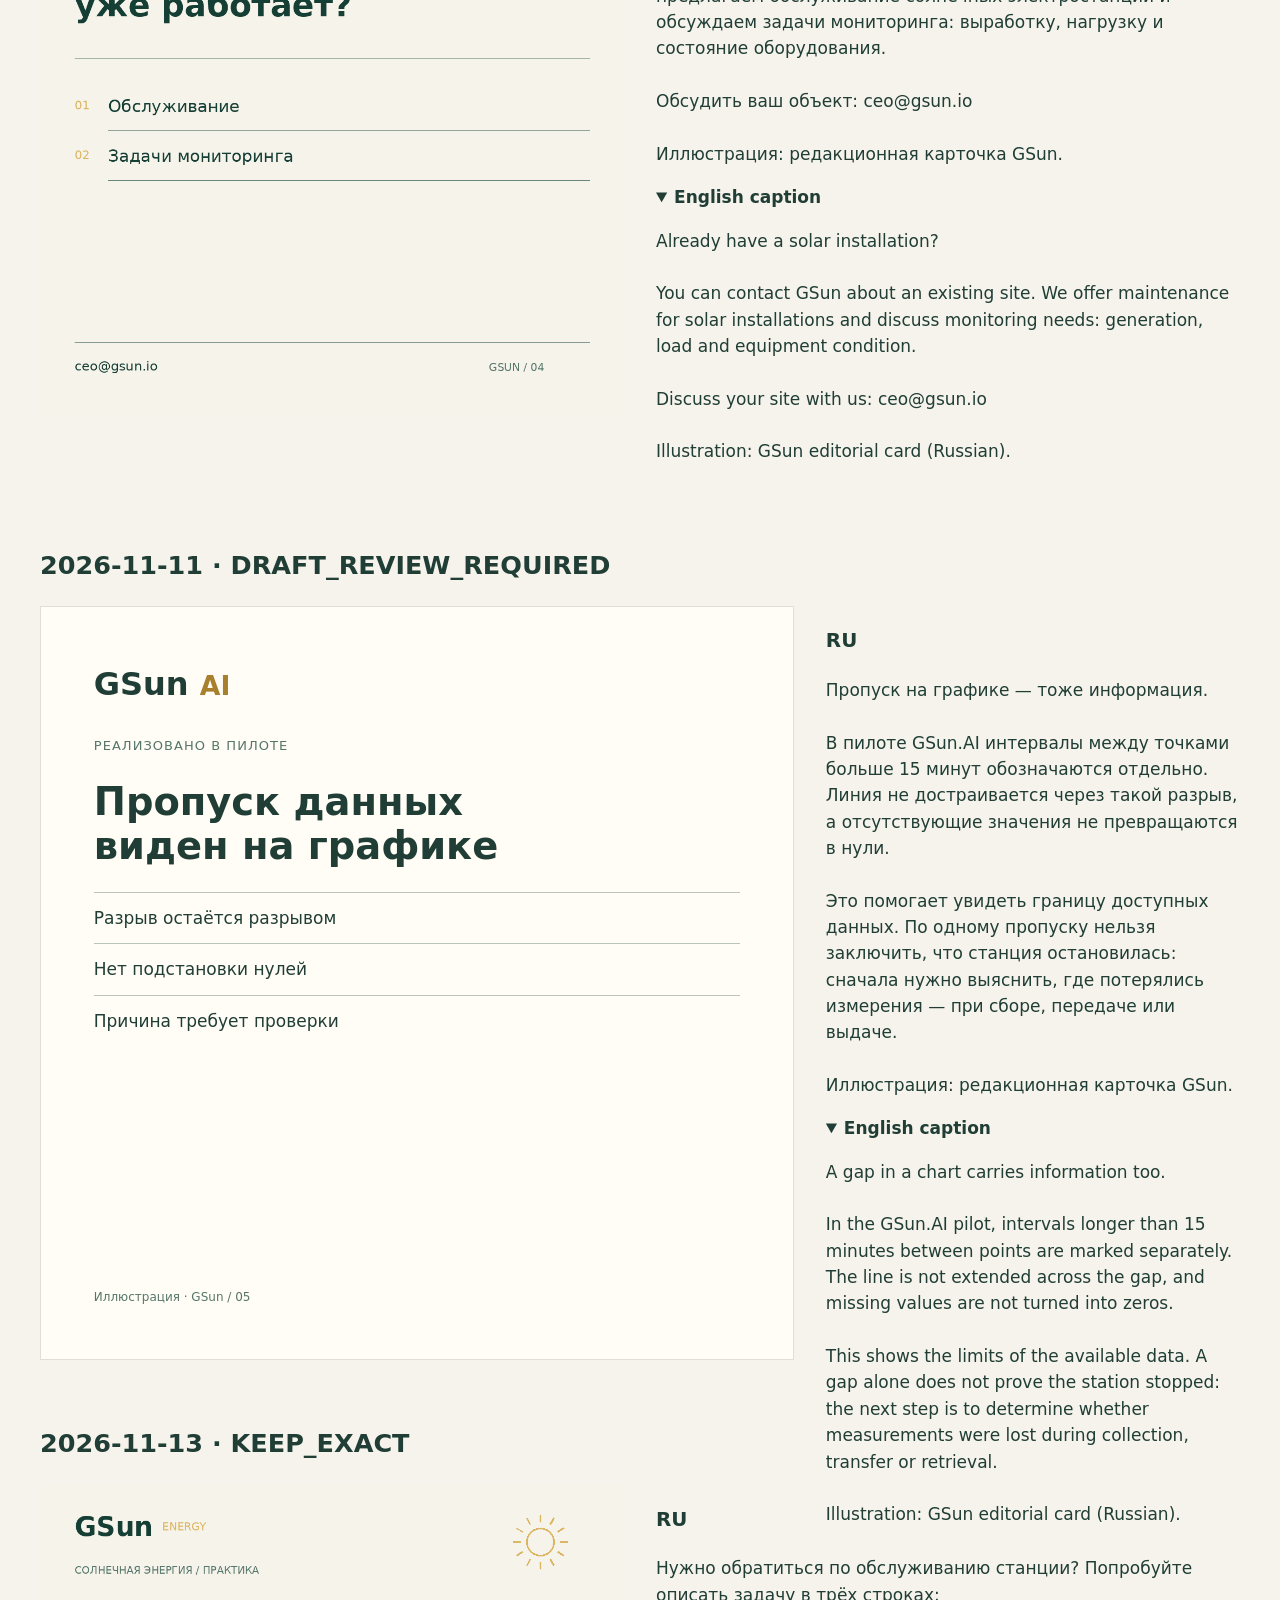
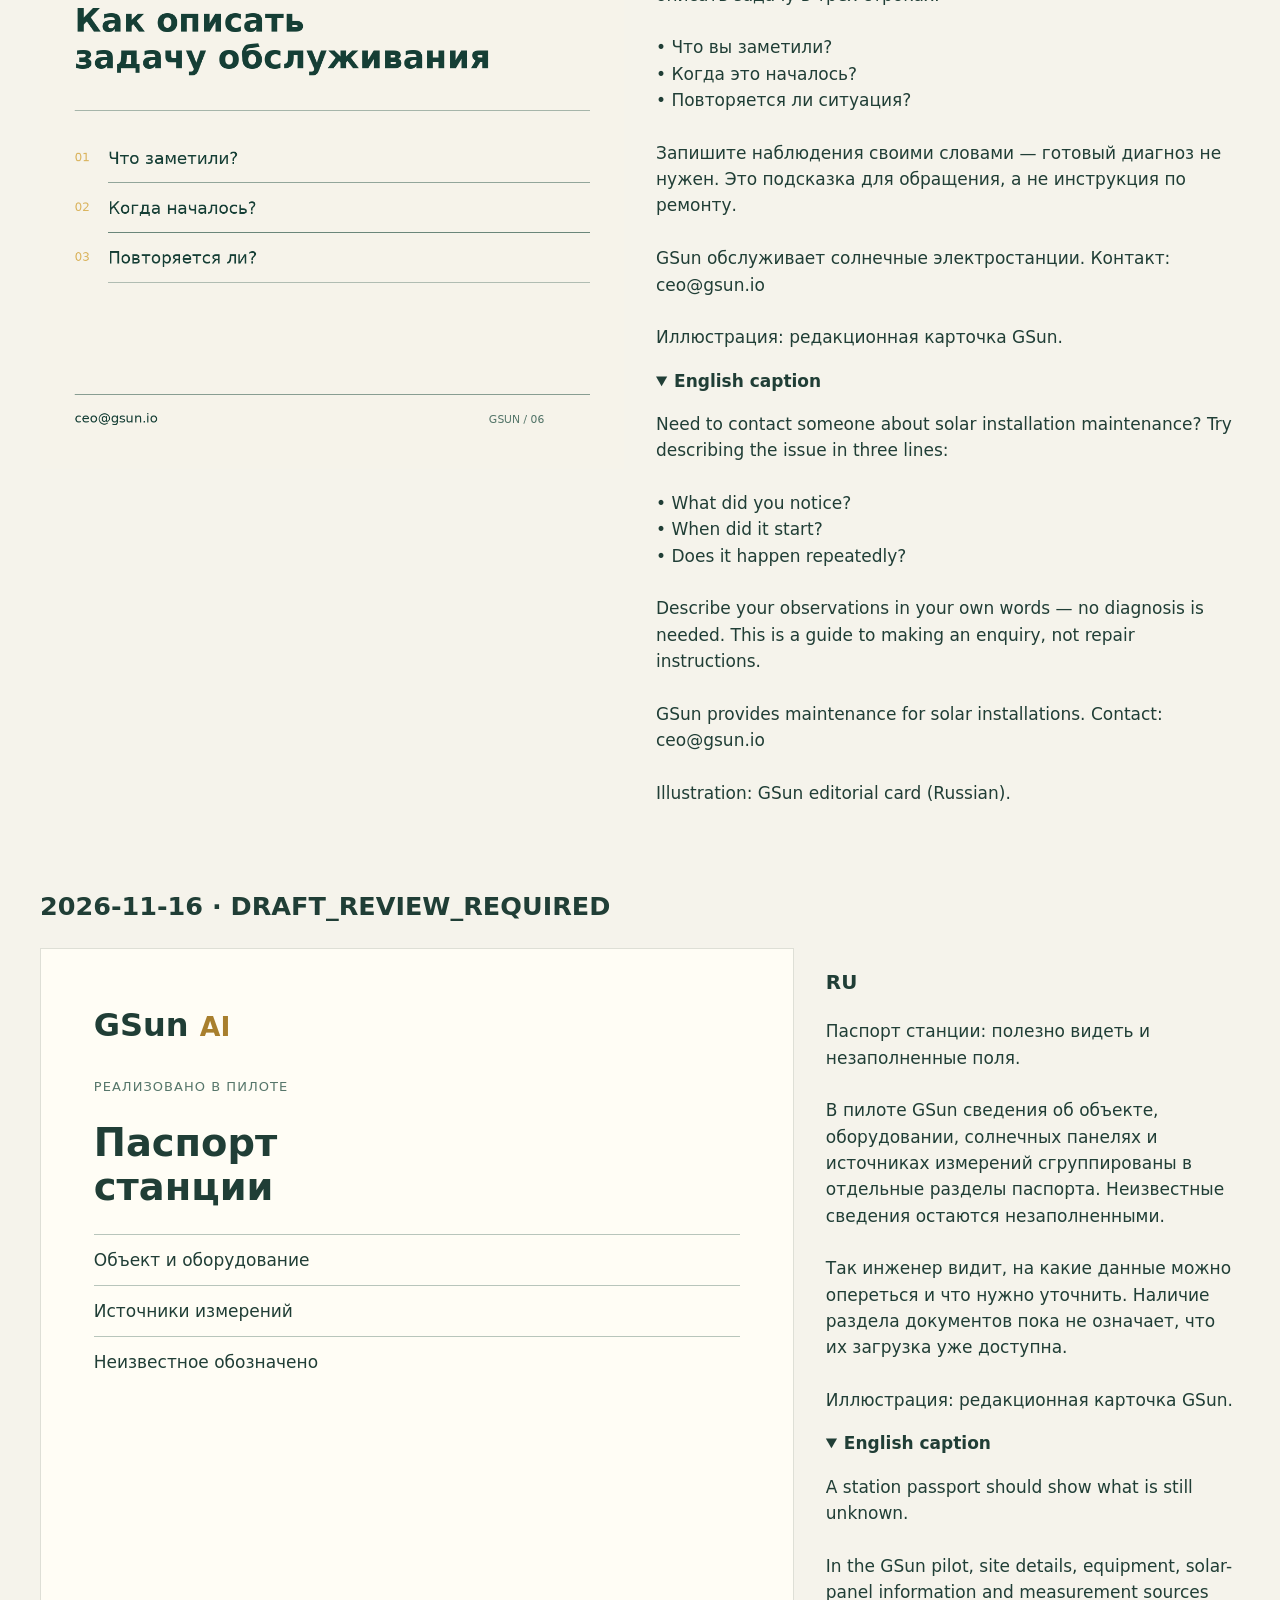
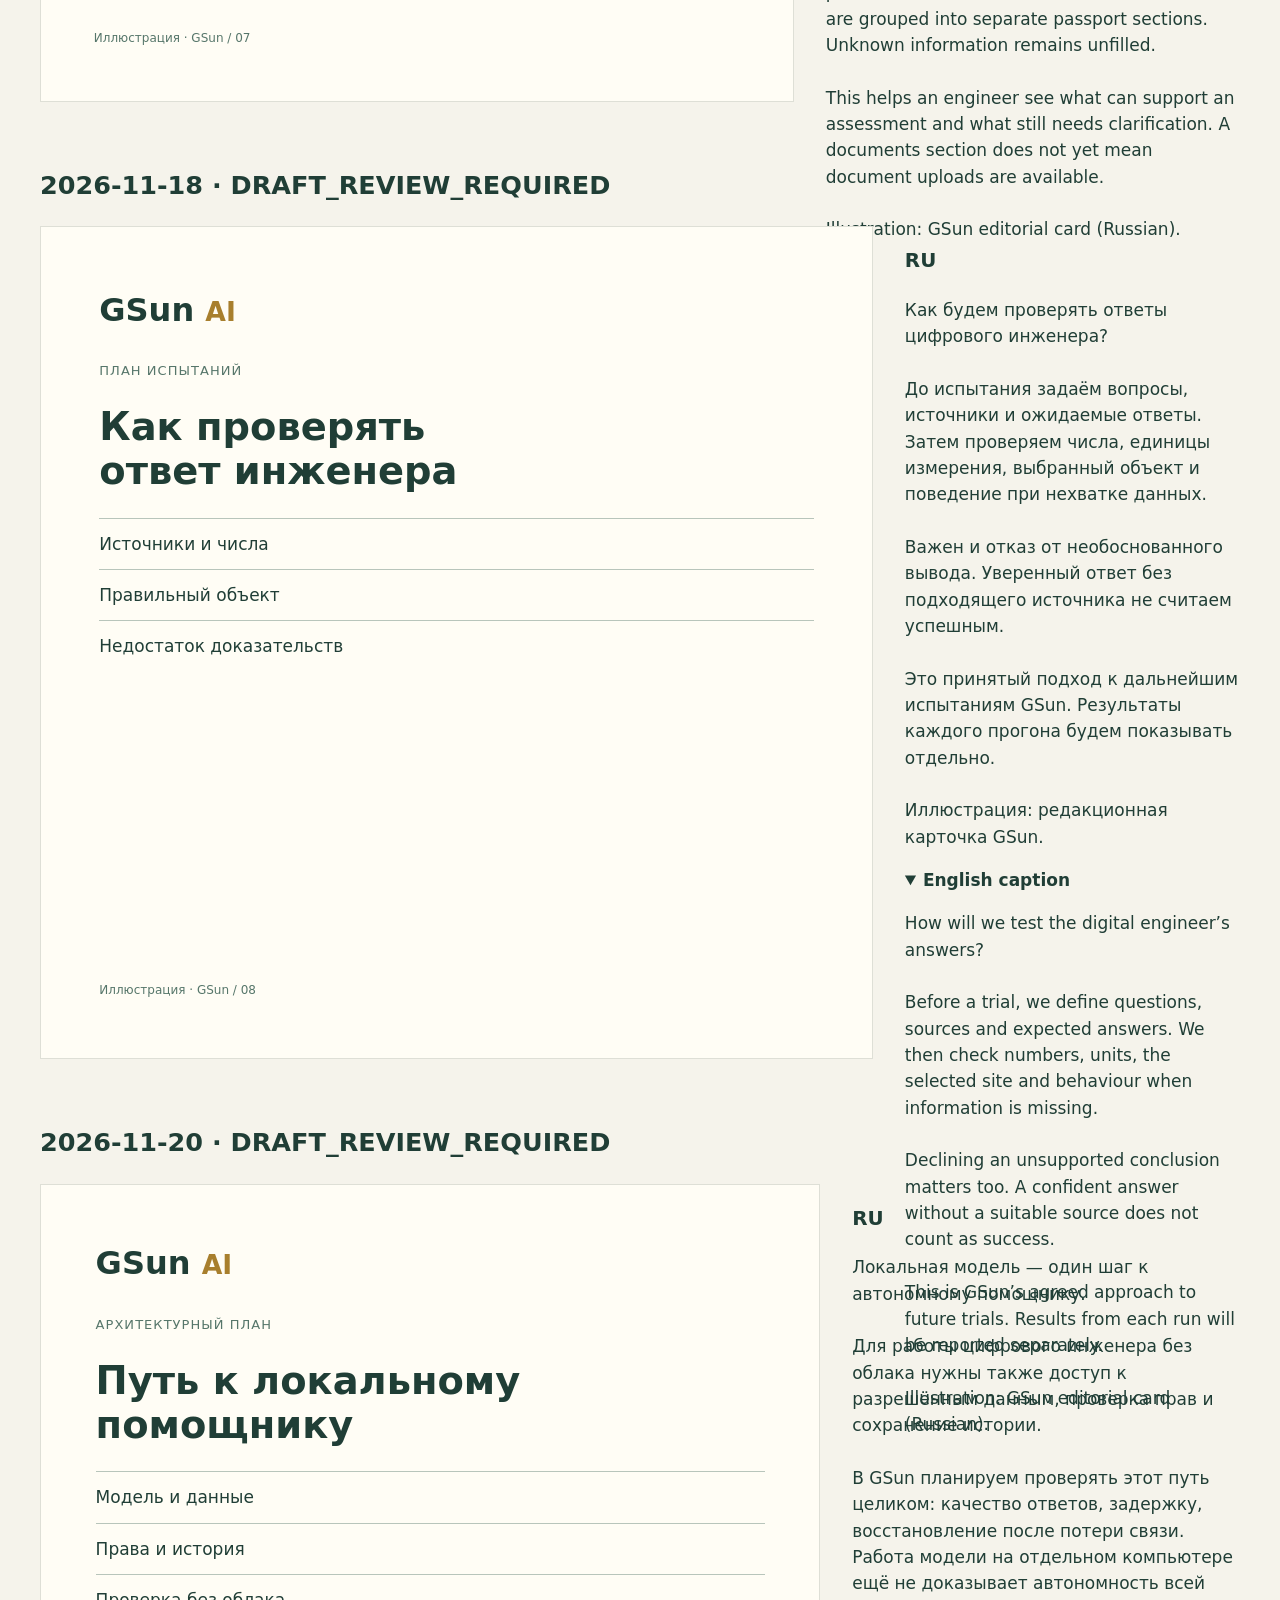
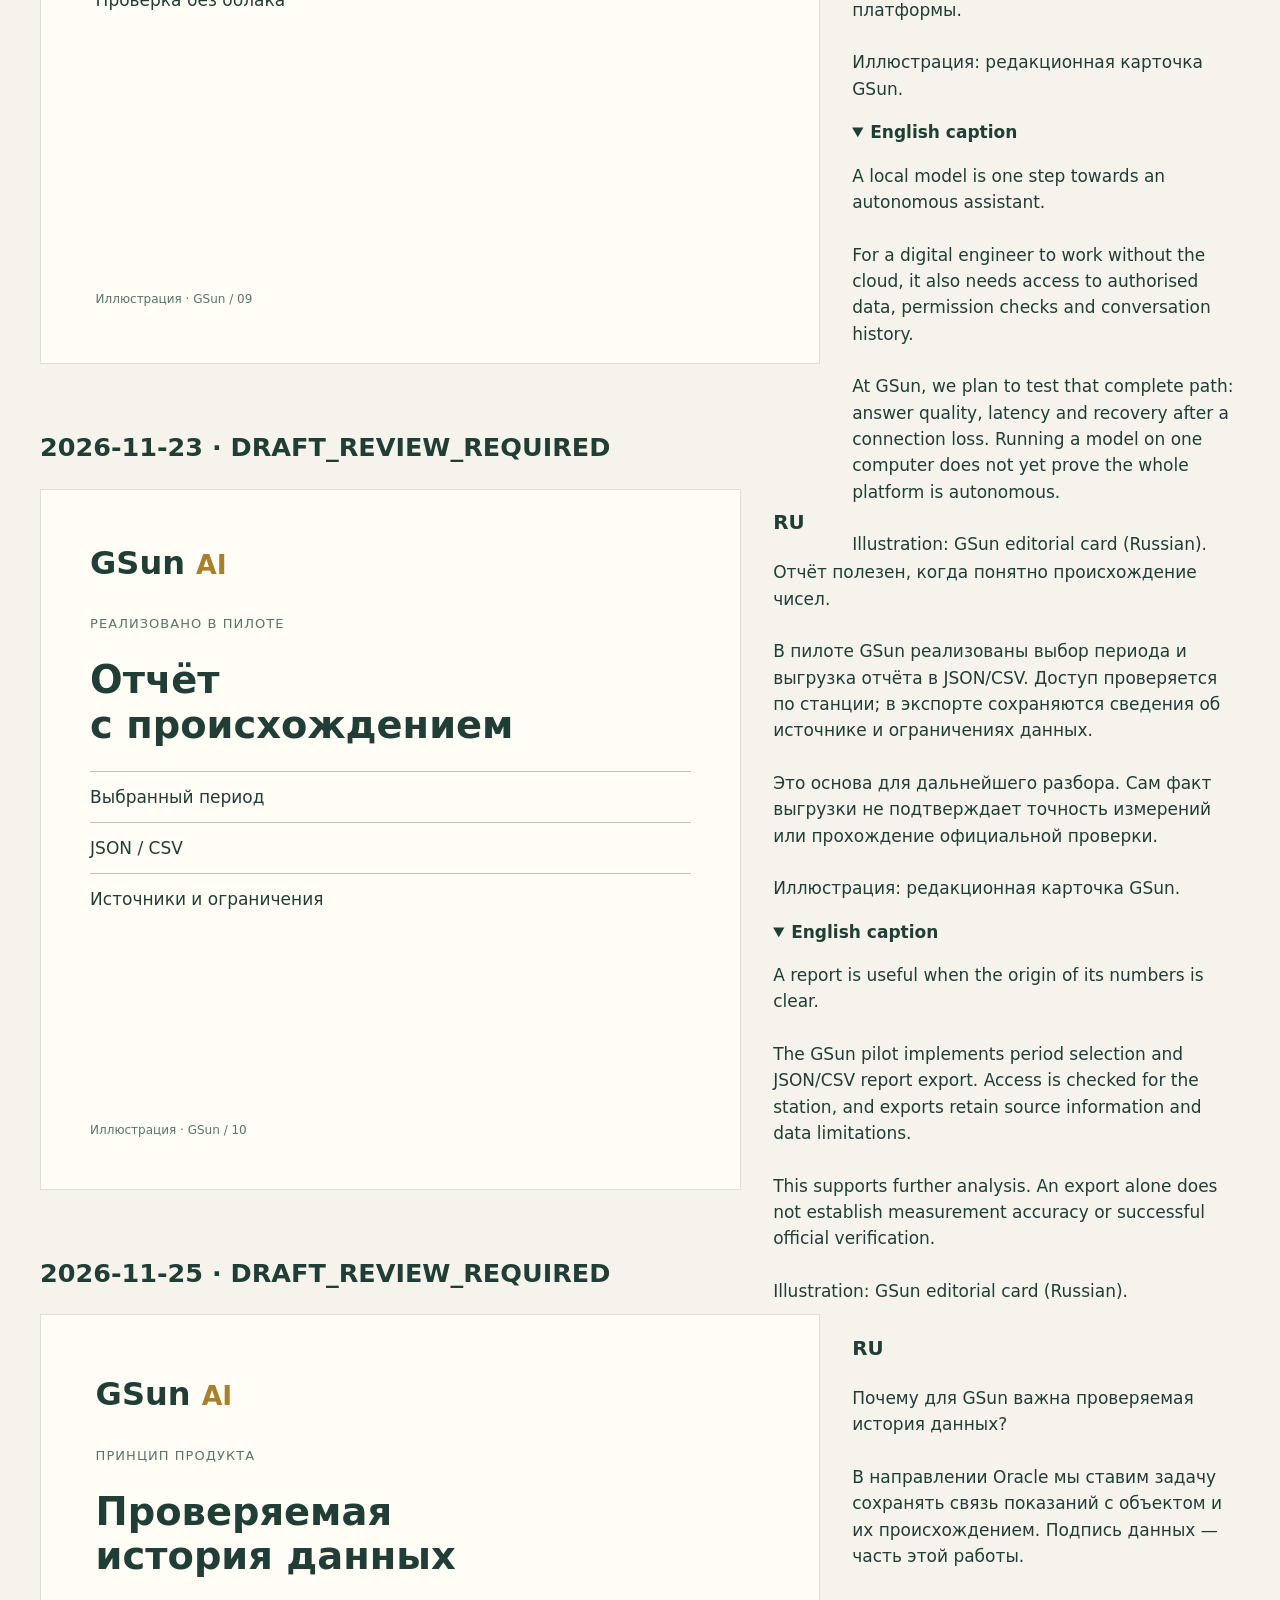
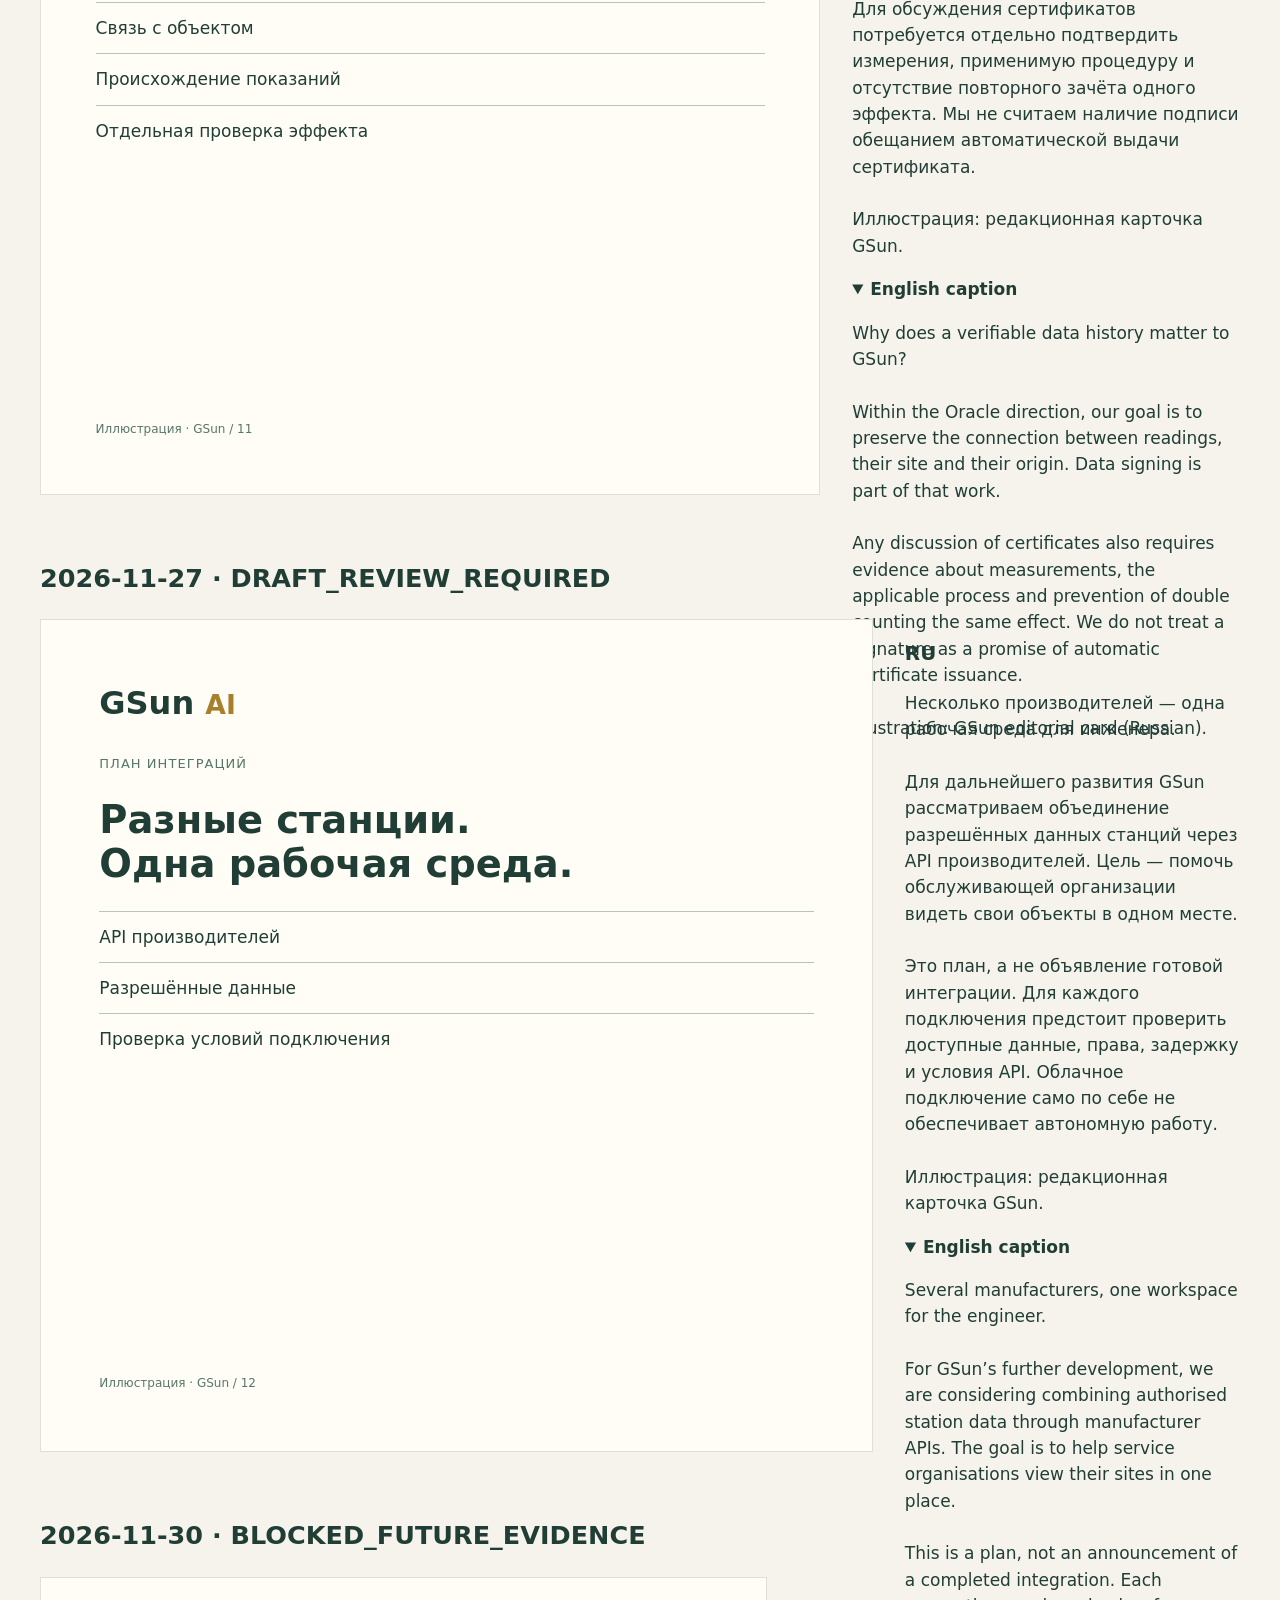
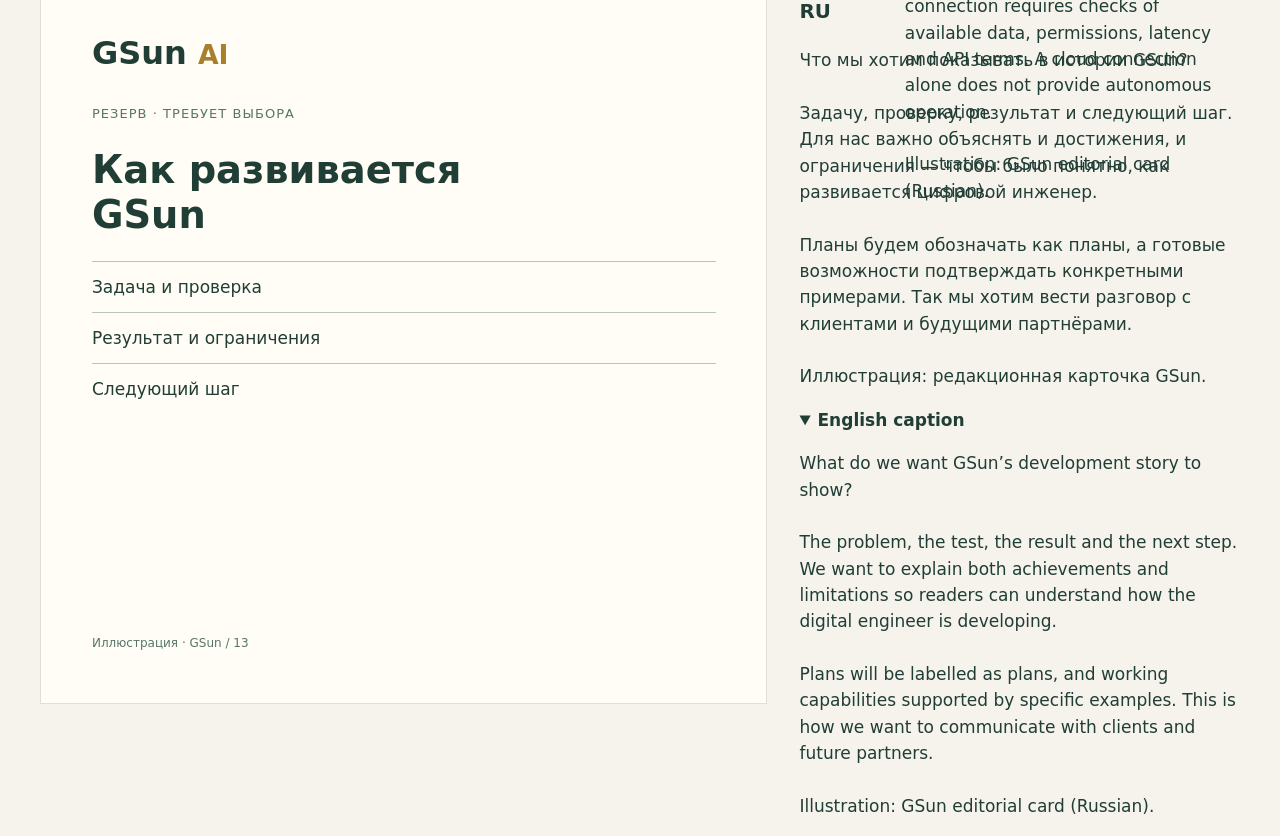
<file: communications/editorial/v6/preview.html>
<!doctype html><html lang="ru"><meta charset="utf-8"><meta name="viewport" content="width=device-width,initial-scale=1"><title>GSun V6 — редакционный предпросмотр</title><style>body{margin:0;background:#f5f3eb;color:#203e36;font:17px/1.55 system-ui}header,main{max-width:1200px;margin:auto;padding:24px}header{border-bottom:1px solid #ccc}article{margin:40px 0 64px}.grid{display:grid;grid-template-columns:1fr 1fr;gap:32px}img{width:100%;height:auto}.card{aspect-ratio:1;background:#fffdf5;border:1px solid #dedfd6;padding:7%;box-sizing:border-box;display:flex;flex-direction:column}.brand{font-weight:800;font-size:32px}.brand small{color:#a87f2d}.label{font-size:13px;text-transform:uppercase;letter-spacing:.08em;margin-top:26px;color:#56766a}.card h2{font-size:clamp(25px,3vw,42px);line-height:1.15;margin:24px 0}.card ol{padding:0;list-style:none;margin:0}.card li{padding:12px 0;border-top:1px solid #b8c5bb}.card footer{margin-top:auto;font-size:12px;color:#56766a}summary{cursor:pointer;font-weight:bold}p{overflow-wrap:anywhere}h1{line-height:1.15}@media(max-width:760px){.grid{grid-template-columns:1fr}.card h2{font-size:32px}header,main{padding:16px}}</style><header><h1>GSun · ноябрь · V6</h1><p>Редакционный предпросмотр. На VPS не установлен, публикации выключены.</p><p>Три прежние карточки сохранены точно. Новые — макеты типографических иллюстраций, не снимки интерфейса или измерений. Все подписи RU/EN показаны полностью. На 30 ноября показан резерв; выбор вместо реального итога ещё не согласован.</p></header><main><article><h2>2026-11-02 · DRAFT_REVIEW_REQUIRED</h2><div class="grid"><div class="card"><div class="brand">GSun <small>AI</small></div><div class="label">Направление развития</div><h2>Цифровой<br>инженер GSun</h2><ol><li>Вопрос пользователя</li><li>Документы и данные</li><li>Обоснованный ответ</li></ol><footer>Иллюстрация · GSun / 01</footer></div><div><h3>RU</h3><p>Зачем GSun создаёт цифрового инженера?<br><br>Владельцу станции нужен понятный ответ: что показывают данные, откуда взялся вывод и что стоит проверить дальше.<br><br>Мы развиваем помощника, который связывает вопрос с документами и данными конкретного объекта. Начальный режим — чтение и объяснение. Если сведений недостаточно, это должно быть видно в ответе.<br><br>Это направление разработки GSun. Его готовность будем показывать через конкретные проверки.<br><br>Иллюстрация: редакционная карточка GSun.</p><details open><summary>English caption</summary><p>Why is GSun developing a digital engineer?<br><br>A site owner needs a clear answer: what the data shows, what supports the conclusion and what to check next.<br><br>We are developing an assistant that connects a question with documents and data from the specific site. The initial mode is reading and explanation. When evidence is insufficient, the answer should make that clear.<br><br>This is GSun’s development direction. We will demonstrate progress through specific checks.<br><br>Illustration: GSun editorial card (Russian).</p></details></div></div></article><article><h2>2026-11-04 · Уже опубликовано — без изменений</h2><div class="grid"><img alt="Существующая карточка" src="[data-uri]"><div><h3>RU</h3><p>Проект станции — это ещё и план её обслуживания.<br><br>При подготовке проекта GSun учитывает размещение оборудования, подключение, безопасность и дальнейшую эксплуатацию. Эти вопросы обсуждаем вместе, применительно к конкретному объекту.<br><br>Обсудить ваш объект: ceo@gsun.io<br><br>Иллюстрация: редакционная карточка GSun.</p><details open><summary>English caption</summary><p>A solar project also needs a maintenance plan.<br><br>When preparing a project, GSun considers equipment placement, electrical connection, safety and ongoing operation. We discuss these together, based on the conditions at your site.<br><br>Discuss your site with us: ceo@gsun.io<br><br>Illustration: GSun editorial card (Russian).</p></details></div></div></article><article><h2>2026-11-06 · DRAFT_REVIEW_REQUIRED</h2><div class="grid"><div class="card"><div class="brand">GSun <small>AI</small></div><div class="label">Реализовано в пилоте</div><h2>От графика<br>к вопросу</h2><ol><li>Выбранная станция</li><li>Конкретный день</li><li>Черновик вопроса</li></ol><footer>Иллюстрация · GSun / 03</footer></div><div><h3>RU</h3><p>Как связать график станции с вопросом инженеру?<br><br>В пилоте GSun.AI для Hotel Kristal реализован переход от выбранного дня на графике к черновику вопроса в чате. Контекст станции и даты сохраняется; отправку запускает пользователь.<br><br>Так можно обсуждать конкретный период работы объекта. Сам график ещё не устанавливает причину отклонения — для этого нужны подходящие измерения и проверка гипотез.<br><br>Иллюстрация: редакционная карточка GSun.</p><details open><summary>English caption</summary><p>How can a station chart become an engineering question?<br><br>In the GSun.AI pilot for Hotel Kristal, the selected chart day can be carried into a draft chat question. The station and date stay in context; the user sends the question.<br><br>This makes it possible to discuss a specific operating period. The chart alone does not establish the cause of a deviation: suitable measurements and hypothesis testing are still needed.<br><br>Illustration: GSun editorial card (Russian).</p></details></div></div></article><article><h2>2026-11-09 · KEEP_EXACT</h2><div class="grid"><img alt="Существующая карточка" src="[data-uri]"><div><h3>RU</h3><p>Солнечная станция уже установлена?<br><br>В GSun можно обратиться и с действующим объектом. Мы предлагаем обслуживание солнечных электростанций и обсуждаем задачи мониторинга: выработку, нагрузку и состояние оборудования.<br><br>Обсудить ваш объект: ceo@gsun.io<br><br>Иллюстрация: редакционная карточка GSun.</p><details open><summary>English caption</summary><p>Already have a solar installation?<br><br>You can contact GSun about an existing site. We offer maintenance for solar installations and discuss monitoring needs: generation, load and equipment condition.<br><br>Discuss your site with us: ceo@gsun.io<br><br>Illustration: GSun editorial card (Russian).</p></details></div></div></article><article><h2>2026-11-11 · DRAFT_REVIEW_REQUIRED</h2><div class="grid"><div class="card"><div class="brand">GSun <small>AI</small></div><div class="label">Реализовано в пилоте</div><h2>Пропуск данных<br>виден на графике</h2><ol><li>Разрыв остаётся разрывом</li><li>Нет подстановки нулей</li><li>Причина требует проверки</li></ol><footer>Иллюстрация · GSun / 05</footer></div><div><h3>RU</h3><p>Пропуск на графике — тоже информация.<br><br>В пилоте GSun.AI интервалы между точками больше 15 минут обозначаются отдельно. Линия не достраивается через такой разрыв, а отсутствующие значения не превращаются в нули.<br><br>Это помогает увидеть границу доступных данных. По одному пропуску нельзя заключить, что станция остановилась: сначала нужно выяснить, где потерялись измерения — при сборе, передаче или выдаче.<br><br>Иллюстрация: редакционная карточка GSun.</p><details open><summary>English caption</summary><p>A gap in a chart carries information too.<br><br>In the GSun.AI pilot, intervals longer than 15 minutes between points are marked separately. The line is not extended across the gap, and missing values are not turned into zeros.<br><br>This shows the limits of the available data. A gap alone does not prove the station stopped: the next step is to determine whether measurements were lost during collection, transfer or retrieval.<br><br>Illustration: GSun editorial card (Russian).</p></details></div></div></article><article><h2>2026-11-13 · KEEP_EXACT</h2><div class="grid"><img alt="Существующая карточка" src="[data-uri]"><div><h3>RU</h3><p>Нужно обратиться по обслуживанию станции? Попробуйте описать задачу в трёх строках:<br><br>• Что вы заметили?<br>• Когда это началось?<br>• Повторяется ли ситуация?<br><br>Запишите наблюдения своими словами — готовый диагноз не нужен. Это подсказка для обращения, а не инструкция по ремонту.<br><br>GSun обслуживает солнечные электростанции. Контакт: ceo@gsun.io<br><br>Иллюстрация: редакционная карточка GSun.</p><details open><summary>English caption</summary><p>Need to contact someone about solar installation maintenance? Try describing the issue in three lines:<br><br>• What did you notice?<br>• When did it start?<br>• Does it happen repeatedly?<br><br>Describe your observations in your own words — no diagnosis is needed. This is a guide to making an enquiry, not repair instructions.<br><br>GSun provides maintenance for solar installations. Contact: ceo@gsun.io<br><br>Illustration: GSun editorial card (Russian).</p></details></div></div></article><article><h2>2026-11-16 · DRAFT_REVIEW_REQUIRED</h2><div class="grid"><div class="card"><div class="brand">GSun <small>AI</small></div><div class="label">Реализовано в пилоте</div><h2>Паспорт<br>станции</h2><ol><li>Объект и оборудование</li><li>Источники измерений</li><li>Неизвестное обозначено</li></ol><footer>Иллюстрация · GSun / 07</footer></div><div><h3>RU</h3><p>Паспорт станции: полезно видеть и незаполненные поля.<br><br>В пилоте GSun сведения об объекте, оборудовании, солнечных панелях и источниках измерений сгруппированы в отдельные разделы паспорта. Неизвестные сведения остаются незаполненными.<br><br>Так инженер видит, на какие данные можно опереться и что нужно уточнить. Наличие раздела документов пока не означает, что их загрузка уже доступна.<br><br>Иллюстрация: редакционная карточка GSun.</p><details open><summary>English caption</summary><p>A station passport should show what is still unknown.<br><br>In the GSun pilot, site details, equipment, solar-panel information and measurement sources are grouped into separate passport sections. Unknown information remains unfilled.<br><br>This helps an engineer see what can support an assessment and what still needs clarification. A documents section does not yet mean document uploads are available.<br><br>Illustration: GSun editorial card (Russian).</p></details></div></div></article><article><h2>2026-11-18 · DRAFT_REVIEW_REQUIRED</h2><div class="grid"><div class="card"><div class="brand">GSun <small>AI</small></div><div class="label">План испытаний</div><h2>Как проверять<br>ответ инженера</h2><ol><li>Источники и числа</li><li>Правильный объект</li><li>Недостаток доказательств</li></ol><footer>Иллюстрация · GSun / 08</footer></div><div><h3>RU</h3><p>Как будем проверять ответы цифрового инженера?<br><br>До испытания задаём вопросы, источники и ожидаемые ответы. Затем проверяем числа, единицы измерения, выбранный объект и поведение при нехватке данных.<br><br>Важен и отказ от необоснованного вывода. Уверенный ответ без подходящего источника не считаем успешным.<br><br>Это принятый подход к дальнейшим испытаниям GSun. Результаты каждого прогона будем показывать отдельно.<br><br>Иллюстрация: редакционная карточка GSun.</p><details open><summary>English caption</summary><p>How will we test the digital engineer’s answers?<br><br>Before a trial, we define questions, sources and expected answers. We then check numbers, units, the selected site and behaviour when information is missing.<br><br>Declining an unsupported conclusion matters too. A confident answer without a suitable source does not count as success.<br><br>This is GSun’s agreed approach to future trials. Results from each run will be reported separately.<br><br>Illustration: GSun editorial card (Russian).</p></details></div></div></article><article><h2>2026-11-20 · DRAFT_REVIEW_REQUIRED</h2><div class="grid"><div class="card"><div class="brand">GSun <small>AI</small></div><div class="label">Архитектурный план</div><h2>Путь к локальному<br>помощнику</h2><ol><li>Модель и данные</li><li>Права и история</li><li>Проверка без облака</li></ol><footer>Иллюстрация · GSun / 09</footer></div><div><h3>RU</h3><p>Локальная модель — один шаг к автономному помощнику.<br><br>Для работы цифрового инженера без облака нужны также доступ к разрешённым данным, проверка прав и сохранение истории.<br><br>В GSun планируем проверять этот путь целиком: качество ответов, задержку, восстановление после потери связи. Работа модели на отдельном компьютере ещё не доказывает автономность всей платформы.<br><br>Иллюстрация: редакционная карточка GSun.</p><details open><summary>English caption</summary><p>A local model is one step towards an autonomous assistant.<br><br>For a digital engineer to work without the cloud, it also needs access to authorised data, permission checks and conversation history.<br><br>At GSun, we plan to test that complete path: answer quality, latency and recovery after a connection loss. Running a model on one computer does not yet prove the whole platform is autonomous.<br><br>Illustration: GSun editorial card (Russian).</p></details></div></div></article><article><h2>2026-11-23 · DRAFT_REVIEW_REQUIRED</h2><div class="grid"><div class="card"><div class="brand">GSun <small>AI</small></div><div class="label">Реализовано в пилоте</div><h2>Отчёт<br>с происхождением</h2><ol><li>Выбранный период</li><li>JSON / CSV</li><li>Источники и ограничения</li></ol><footer>Иллюстрация · GSun / 10</footer></div><div><h3>RU</h3><p>Отчёт полезен, когда понятно происхождение чисел.<br><br>В пилоте GSun реализованы выбор периода и выгрузка отчёта в JSON/CSV. Доступ проверяется по станции; в экспорте сохраняются сведения об источнике и ограничениях данных.<br><br>Это основа для дальнейшего разбора. Сам факт выгрузки не подтверждает точность измерений или прохождение официальной проверки.<br><br>Иллюстрация: редакционная карточка GSun.</p><details open><summary>English caption</summary><p>A report is useful when the origin of its numbers is clear.<br><br>The GSun pilot implements period selection and JSON/CSV report export. Access is checked for the station, and exports retain source information and data limitations.<br><br>This supports further analysis. An export alone does not establish measurement accuracy or successful official verification.<br><br>Illustration: GSun editorial card (Russian).</p></details></div></div></article><article><h2>2026-11-25 · DRAFT_REVIEW_REQUIRED</h2><div class="grid"><div class="card"><div class="brand">GSun <small>AI</small></div><div class="label">Принцип продукта</div><h2>Проверяемая<br>история данных</h2><ol><li>Связь с объектом</li><li>Происхождение показаний</li><li>Отдельная проверка эффекта</li></ol><footer>Иллюстрация · GSun / 11</footer></div><div><h3>RU</h3><p>Почему для GSun важна проверяемая история данных?<br><br>В направлении Oracle мы ставим задачу сохранять связь показаний с объектом и их происхождением. Подпись данных — часть этой работы.<br><br>Для обсуждения сертификатов потребуется отдельно подтвердить измерения, применимую процедуру и отсутствие повторного зачёта одного эффекта. Мы не считаем наличие подписи обещанием автоматической выдачи сертификата.<br><br>Иллюстрация: редакционная карточка GSun.</p><details open><summary>English caption</summary><p>Why does a verifiable data history matter to GSun?<br><br>Within the Oracle direction, our goal is to preserve the connection between readings, their site and their origin. Data signing is part of that work.<br><br>Any discussion of certificates also requires evidence about measurements, the applicable process and prevention of double counting the same effect. We do not treat a signature as a promise of automatic certificate issuance.<br><br>Illustration: GSun editorial card (Russian).</p></details></div></div></article><article><h2>2026-11-27 · DRAFT_REVIEW_REQUIRED</h2><div class="grid"><div class="card"><div class="brand">GSun <small>AI</small></div><div class="label">План интеграций</div><h2>Разные станции.<br>Одна рабочая среда.</h2><ol><li>API производителей</li><li>Разрешённые данные</li><li>Проверка условий подключения</li></ol><footer>Иллюстрация · GSun / 12</footer></div><div><h3>RU</h3><p>Несколько производителей — одна рабочая среда для инженера.<br><br>Для дальнейшего развития GSun рассматриваем объединение разрешённых данных станций через API производителей. Цель — помочь обслуживающей организации видеть свои объекты в одном месте.<br><br>Это план, а не объявление готовой интеграции. Для каждого подключения предстоит проверить доступные данные, права, задержку и условия API. Облачное подключение само по себе не обеспечивает автономную работу.<br><br>Иллюстрация: редакционная карточка GSun.</p><details open><summary>English caption</summary><p>Several manufacturers, one workspace for the engineer.<br><br>For GSun’s further development, we are considering combining authorised station data through manufacturer APIs. The goal is to help service organisations view their sites in one place.<br><br>This is a plan, not an announcement of a completed integration. Each connection requires checks of available data, permissions, latency and API terms. A cloud connection alone does not provide autonomous operation.<br><br>Illustration: GSun editorial card (Russian).</p></details></div></div></article><article><h2>2026-11-30 · BLOCKED_FUTURE_EVIDENCE</h2><div class="grid"><div class="card"><div class="brand">GSun <small>AI</small></div><div class="label">Резерв · требует выбора</div><h2>Как развивается<br>GSun</h2><ol><li>Задача и проверка</li><li>Результат и ограничения</li><li>Следующий шаг</li></ol><footer>Иллюстрация · GSun / 13</footer></div><div><h3>RU</h3><p>Что мы хотим показывать в истории GSun?<br><br>Задачу, проверку, результат и следующий шаг. Для нас важно объяснять и достижения, и ограничения — чтобы было понятно, как развивается цифровой инженер.<br><br>Планы будем обозначать как планы, а готовые возможности подтверждать конкретными примерами. Так мы хотим вести разговор с клиентами и будущими партнёрами.<br><br>Иллюстрация: редакционная карточка GSun.</p><details open><summary>English caption</summary><p>What do we want GSun’s development story to show?<br><br>The problem, the test, the result and the next step. We want to explain both achievements and limitations so readers can understand how the digital engineer is developing.<br><br>Plans will be labelled as plans, and working capabilities supported by specific examples. This is how we want to communicate with clients and future partners.<br><br>Illustration: GSun editorial card (Russian).</p></details></div></div></article></main></html>
</file>
